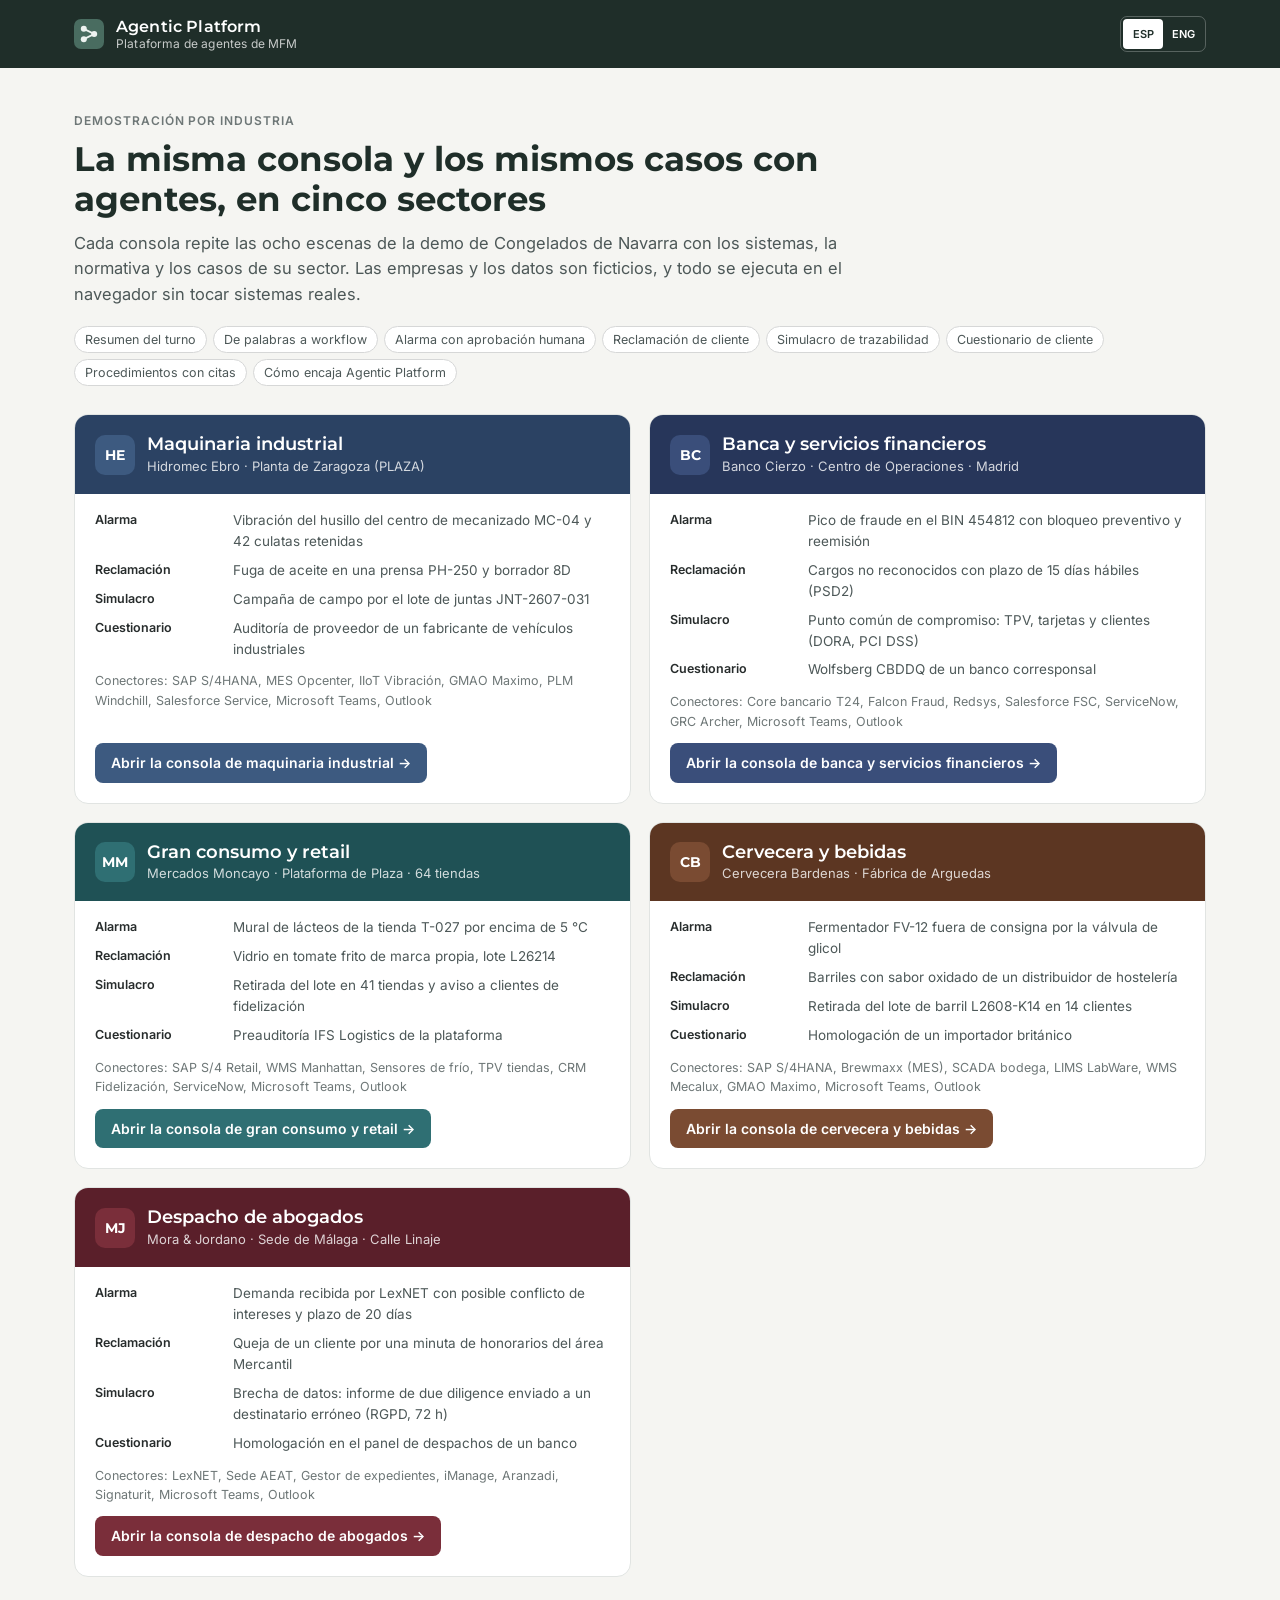
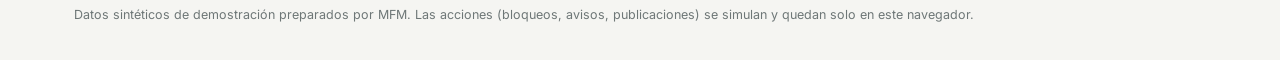
<file: index.html>
<!doctype html>
<html lang="es">
<head>
  <meta charset="utf-8">
  <meta name="viewport" content="width=device-width, initial-scale=1">
  <title>Agentic Platform por industria</title>
  <meta name="description" content="Cinco consolas de Agentic Platform con la misma estructura y los mismos casos con agentes que la demo de Congelados de Navarra: maquinaria industrial, banca, retail, cervecera y despacho de abogados. Datos sintéticos preparados por MFM.">
  <meta name="theme-color" content="#344E45">
  <link rel="icon" type="image/svg+xml" href="data:image/svg+xml,%3Csvg xmlns='http://www.w3.org/2000/svg' viewBox='0 0 26 26'%3E%3Crect width='26' height='26' rx='6' fill='%23344E45'/%3E%3Cpath d='M8.5 8.5 17.5 13 8.5 17.5' fill='none' stroke='%23EEF3F1' stroke-width='1.6'/%3E%3Ccircle cx='8.5' cy='8.5' r='2.6' fill='%23EEF3F1'/%3E%3Ccircle cx='17.5' cy='13' r='2.6' fill='%23EEF3F1'/%3E%3Ccircle cx='8.5' cy='17.5' r='2.6' fill='%23EEF3F1'/%3E%3C/svg%3E">
  <link rel="preconnect" href="https://fonts.googleapis.com">
  <link rel="preconnect" href="https://fonts.gstatic.com" crossorigin>
  <link rel="stylesheet" href="https://fonts.googleapis.com/css2?family=Inter:wght@400;500;600;700&family=Montserrat:wght@500;600;700&display=swap">
  <link rel="stylesheet" href="assets/css/tokens.css">
  <style>
    * { box-sizing: border-box; }
    body { margin: 0; background: var(--bg); color: var(--ink); font: 400 15px/1.55 var(--font-body); }
    a { color: inherit; }
    .wrap { max-width: 1180px; margin: 0 auto; padding: 0 24px; }
    header.top { background: var(--cn-green-900); color: #fff; }
    header.top .wrap { display: flex; align-items: center; gap: 12px; padding-top: 16px; padding-bottom: 16px; }
    .logo { width: 30px; height: 30px; flex: none; }
    .brand { font: 600 16px/1.2 var(--font-head); letter-spacing: .01em; }
    .brand small { display: block; font: 400 12px/1.3 var(--font-body); opacity: .75; }
    .hero { padding: 44px 0 28px; }
    .kicker { font-size: 12px; font-weight: 600; letter-spacing: .08em; text-transform: uppercase; color: var(--muted); }
    h1 { font: 700 34px/1.18 var(--font-head); margin: 8px 0 12px; color: var(--cn-green-900); max-width: 820px; }
    .lead { font-size: 16.5px; color: var(--slate); max-width: 780px; margin: 0; }
    .scenes { display: flex; flex-wrap: wrap; gap: 6px; margin: 18px 0 0; padding: 0; list-style: none; }
    .scenes li { padding: 3px 10px; border: 1px solid var(--line-strong); border-radius: 999px; font-size: 12.5px; color: var(--slate); background: var(--card); }
    .grid { display: grid; grid-template-columns: repeat(2, minmax(0, 1fr)); gap: 18px; padding-bottom: 28px; }
    .ind { display: flex; flex-direction: column; background: var(--card); border: 1px solid var(--line); border-radius: 14px; overflow: hidden; }
    .ind-head { display: flex; align-items: center; gap: 12px; padding: 18px 20px; color: #fff; background: var(--c-dark); }
    .ind-av { width: 40px; height: 40px; border-radius: 10px; display: grid; place-items: center; font: 700 14px/1 var(--font-head); background: var(--c-brand); flex: none; }
    .ind-name { font: 600 18px/1.25 var(--font-head); }
    .ind-co { font-size: 13px; opacity: .8; }
    .ind-body { padding: 16px 20px 20px; display: flex; flex-direction: column; gap: 12px; flex: 1; }
    .cases { margin: 0; padding: 0; list-style: none; display: flex; flex-direction: column; gap: 8px; font-size: 13.5px; color: var(--slate); }
    .cases li { display: grid; grid-template-columns: 128px minmax(0, 1fr); gap: 10px; }
    .cases b { font-weight: 600; color: var(--ink); font-size: 12.5px; }
    .systems { font-size: 12.5px; color: var(--muted); }
    .go { margin-top: auto; align-self: flex-start; display: inline-flex; align-items: center; gap: 8px; padding: 9px 16px; border-radius: 8px; background: var(--c-brand); color: #fff; font-weight: 600; font-size: 14px; text-decoration: none; }
    .go:hover { background: var(--c-dark); }
    .go:focus-visible { outline: 3px solid var(--c-tint); outline-offset: 2px; box-shadow: 0 0 0 5px var(--c-brand); }
    .ref { display: flex; flex-wrap: wrap; align-items: center; justify-content: space-between; gap: 12px; padding: 18px 20px; margin-bottom: 28px; border: 1px dashed var(--line-strong); border-radius: 14px; background: var(--card); font-size: 14px; color: var(--slate); }
    .ref a { font-weight: 600; color: var(--cn-green-dark); }
    .langs { margin-left: auto; display: inline-flex; padding: 2px; border: 1px solid rgba(255,255,255,.25); border-radius: 7px; }
    .langs button { min-width: 40px; min-height: 30px; border: 0; border-radius: 4px; background: transparent; color: #fff; font: 600 11px/1 var(--font-body); cursor: pointer; }
    .langs button[aria-pressed="true"] { background: #fff; color: var(--cn-green-900); }
    .langs button:focus-visible { outline: 2px solid #fff; outline-offset: 2px; }
    footer { padding: 0 0 36px; font-size: 12.5px; color: var(--muted); }
    @media (max-width: 860px) {
      .grid { grid-template-columns: 1fr; }
      h1 { font-size: 26px; }
      .wrap { padding: 0 16px; }
      .cases li { grid-template-columns: 1fr; gap: 0; }
    }
  </style>
  <script src="assets/js/industries/_register.js"></script>
  <script src="assets/js/industries/maquinaria/meta.js"></script>
  <script src="assets/js/industries/banca/meta.js"></script>
  <script src="assets/js/industries/retail/meta.js"></script>
  <script src="assets/js/industries/cerveceria/meta.js"></script>
  <script src="assets/js/industries/abogados/meta.js"></script>
  <script src="assets/js/industries/maquinaria/en/meta.js"></script>
  <script src="assets/js/industries/banca/en/meta.js"></script>
  <script src="assets/js/industries/retail/en/meta.js"></script>
  <script src="assets/js/industries/cerveceria/en/meta.js"></script>
  <script src="assets/js/industries/abogados/en/meta.js"></script>
</head>
<body>
  <header class="top">
    <div class="wrap">
      <svg class="logo" viewBox="0 0 26 26" aria-hidden="true"><rect width="26" height="26" rx="6" fill="#496C60"/><path d="M8.5 8.5 17.5 13 8.5 17.5" fill="none" stroke="#EEF3F1" stroke-width="1.6"/><circle cx="8.5" cy="8.5" r="2.6" fill="#EEF3F1"/><circle cx="17.5" cy="13" r="2.6" fill="#EEF3F1"/><circle cx="8.5" cy="17.5" r="2.6" fill="#EEF3F1"/></svg>
      <div class="brand">Agentic Platform<small data-t="sub">Plataforma de agentes de MFM</small></div>
      <div class="langs" role="group" aria-label="Idioma / Language"><button type="button" data-lang="es" aria-pressed="true">ESP</button><button type="button" data-lang="en" aria-pressed="false">ENG</button></div>
    </div>
  </header>
  <main class="wrap">
    <section class="hero">
      <div class="kicker" data-t="kicker">Demostración por industria</div>
      <h1 data-t="h1">La misma consola y los mismos casos con agentes, en cinco sectores</h1>
      <p class="lead" data-t="lead">Cada consola repite las ocho escenas de la demo de Congelados de Navarra con los sistemas, la normativa y los casos de su sector. Las empresas y los datos son ficticios, y todo se ejecuta en el navegador sin tocar sistemas reales.</p>
      <ul class="scenes" id="scenes" aria-label="Escenas de cada consola">
        <li>Resumen del turno</li><li>De palabras a workflow</li><li>Alarma con aprobación humana</li><li>Reclamación de cliente</li><li>Simulacro de trazabilidad</li><li>Cuestionario de cliente</li><li>Procedimientos con citas</li><li>Cómo encaja Agentic Platform</li>
      </ul>
    </section>
    <section class="grid" id="grid" aria-label="Industrias"></section>
    <footer data-t="foot">Datos sintéticos de demostración preparados por MFM. Las acciones (bloqueos, avisos, publicaciones) se simulan y quedan solo en este navegador.</footer>
  </main>
  <script>
    (function () {
      'use strict';
      var CASES = {
        maquinaria: [
          ['Alarma', 'Vibración del husillo del centro de mecanizado MC-04 y 42 culatas retenidas'],
          ['Reclamación', 'Fuga de aceite en una prensa PH-250 y borrador 8D'],
          ['Simulacro', 'Campaña de campo por el lote de juntas JNT-2607-031'],
          ['Cuestionario', 'Auditoría de proveedor de un fabricante de vehículos industriales']
        ],
        banca: [
          ['Alarma', 'Pico de fraude en el BIN 454812 con bloqueo preventivo y reemisión'],
          ['Reclamación', 'Cargos no reconocidos con plazo de 15 días hábiles (PSD2)'],
          ['Simulacro', 'Punto común de compromiso: TPV, tarjetas y clientes (DORA, PCI DSS)'],
          ['Cuestionario', 'Wolfsberg CBDDQ de un banco corresponsal']
        ],
        retail: [
          ['Alarma', 'Mural de lácteos de la tienda T-027 por encima de 5 °C'],
          ['Reclamación', 'Vidrio en tomate frito de marca propia, lote L26214'],
          ['Simulacro', 'Retirada del lote en 41 tiendas y aviso a clientes de fidelización'],
          ['Cuestionario', 'Preauditoría IFS Logistics de la plataforma']
        ],
        cerveceria: [
          ['Alarma', 'Fermentador FV-12 fuera de consigna por la válvula de glicol'],
          ['Reclamación', 'Barriles con sabor oxidado de un distribuidor de hostelería'],
          ['Simulacro', 'Retirada del lote de barril L2608-K14 en 14 clientes'],
          ['Cuestionario', 'Homologación de un importador británico']
        ],
        abogados: [
          ['Alarma', 'Demanda recibida por LexNET con posible conflicto de intereses y plazo de 20 días'],
          ['Reclamación', 'Queja de un cliente por una minuta de honorarios del área Mercantil'],
          ['Simulacro', 'Brecha de datos: informe de due diligence enviado a un destinatario erróneo (RGPD, 72 h)'],
          ['Cuestionario', 'Homologación en el panel de despachos de un banco']
        ]
      };
      var CASES_EN = {
        maquinaria: [
          ['Alarm', 'Spindle vibration on machining centre MC-04 and 42 cylinder heads on hold'],
          ['Complaint', 'Oil leak on a PH-250 press and an 8D draft'],
          ['Drill', 'Field campaign for seal batch JNT-2607-031'],
          ['Questionnaire', 'Supplier audit from an industrial vehicle manufacturer']
        ],
        banca: [
          ['Alarm', 'Fraud spike on BIN 454812 with preventive blocking and card reissue'],
          ['Complaint', 'Unrecognised card payments with a 15-business-day deadline (PSD2)'],
          ['Drill', 'Common point of compromise: terminal, cards and customers (DORA, PCI DSS)'],
          ['Questionnaire', 'Wolfsberg CBDDQ from a correspondent bank']
        ],
        retail: [
          ['Alarm', 'Dairy cabinet at store T-027 above 5 °C'],
          ['Complaint', 'Glass in own-brand tomato sauce, batch L26214'],
          ['Drill', 'Batch withdrawal from 41 stores and notice to loyalty customers'],
          ['Questionnaire', 'IFS Logistics pre-audit of the distribution centre']
        ],
        cerveceria: [
          ['Alarm', 'Fermentation vessel FV-12 off setpoint due to the glycol valve'],
          ['Complaint', 'Kegs with an oxidised taste from an on-trade distributor'],
          ['Drill', 'Recall of keg batch L2608-K14 from 14 customers'],
          ['Questionnaire', 'Supplier approval for a UK importer']
        ],
        abogados: [
          ['Alarm', 'Claim served via LexNET with a possible conflict of interest and a 20-day deadline'],
          ['Complaint', 'Client complaint about a Corporate fee note'],
          ['Drill', 'Data breach: due diligence report sent to the wrong recipient (GDPR, 72 h)'],
          ['Questionnaire', 'Onboarding to a bank’s panel of law firms']
        ]
      };
      var T = {
        es: { scenes: ['Resumen del turno', 'De palabras a workflow', 'Alarma con aprobación humana', 'Reclamación de cliente', 'Simulacro de trazabilidad', 'Cuestionario de cliente', 'Procedimientos con citas', 'Cómo encaja Agentic Platform'], conn: 'Conectores', open: 'Abrir la consola de ' },
        en: { scenes: ['Shift summary', 'From words to workflow', 'Alarm with human approval', 'Customer complaint', 'Traceability drill', 'Customer questionnaire', 'Procedures with citations', 'How Agentic Platform fits'], conn: 'Connectors', open: 'Open the console for ',
          sub: 'MFM agent platform', kicker: 'Demo by industry', h1: 'The same console and the same agent use cases, in five sectors',
          lead: 'Each console repeats the eight scenes of the Congelados de Navarra demo with the systems, regulations and cases of its sector. Companies and data are fictitious, and everything runs in the browser without touching real systems.',
          ref: 'Reference demo: Congelados de Navarra, frozen food.', refa: 'Open the original demo ↗',
          foot: 'Synthetic demo data prepared by MFM. Actions (holds, notices, publications) are simulated and stay in this browser only.' }
      };
      var LANG = 'es';
      try { var qs = new URLSearchParams(location.search).get('lang'); LANG = qs === 'en' || qs === 'es' ? qs : (localStorage.getItem('agentic-ind-lang') === 'en' ? 'en' : 'es'); localStorage.setItem('agentic-ind-lang', LANG); } catch (e) { /* sin almacenamiento */ }
      var EN = LANG === 'en';
      document.documentElement.lang = LANG;
      if (EN) {
        document.title = 'Agentic Platform by industry';
        document.querySelectorAll('[data-t]').forEach(function (el) { if (T.en[el.getAttribute('data-t')]) el.textContent = T.en[el.getAttribute('data-t')]; });
        CASES = CASES_EN;
      }
      document.getElementById('scenes').innerHTML = T[LANG].scenes.map(function (x) { return '<li>' + x + '</li>'; }).join('');
      document.querySelectorAll('[data-lang]').forEach(function (b) {
        b.setAttribute('aria-pressed', String(b.getAttribute('data-lang') === LANG));
        b.addEventListener('click', function () { try { localStorage.setItem('agentic-ind-lang', b.getAttribute('data-lang')); } catch (e) { /* */ } location.search = '?lang=' + b.getAttribute('data-lang'); });
      });
      var ORDER = ['maquinaria', 'banca', 'retail', 'cerveceria', 'abogados'];
      var P = window.AGENTIC_INDUSTRIES || {};
      var PE = window.AGENTIC_INDUSTRIES_EN || {};
      var esc = function (s) { return String(s).replace(/[&<>"]/g, function (c) { return { '&': '&amp;', '<': '&lt;', '>': '&gt;', '"': '&quot;' }[c]; }); };
      document.getElementById('grid').innerHTML = ORDER.filter(function (k) { return P[k] && P[k].meta; }).map(function (k) {
        var m = EN && PE[k] && PE[k].meta ? PE[k].meta : P[k].meta;
        var t = m.theme;
        return '<article class="ind" style="--c-brand:' + t.brand + ';--c-dark:' + t.dark + ';--c-tint:' + t.tint + '">'
          + '<div class="ind-head"><span class="ind-av">' + esc(m.short) + '</span><div><div class="ind-name">' + esc(m.industry) + '</div><div class="ind-co">' + esc(m.company) + ' · ' + esc(m.site) + '</div></div></div>'
          + '<div class="ind-body"><ul class="cases">' + CASES[k].map(function (c) { return '<li><b>' + esc(c[0]) + '</b><span>' + esc(c[1]) + '</span></li>'; }).join('') + '</ul>'
          + '<div class="systems">' + T[LANG].conn + ': ' + esc(m.connectors.join(', ')) + '</div>'
          + '<a class="go" href="consola.html?ind=' + k + '&lang=' + LANG + '">' + T[LANG].open + esc(EN ? m.industry : m.industry.toLowerCase()) + ' →</a></div></article>';
      }).join('');
    })();
  </script>
</body>
</html>
</file>
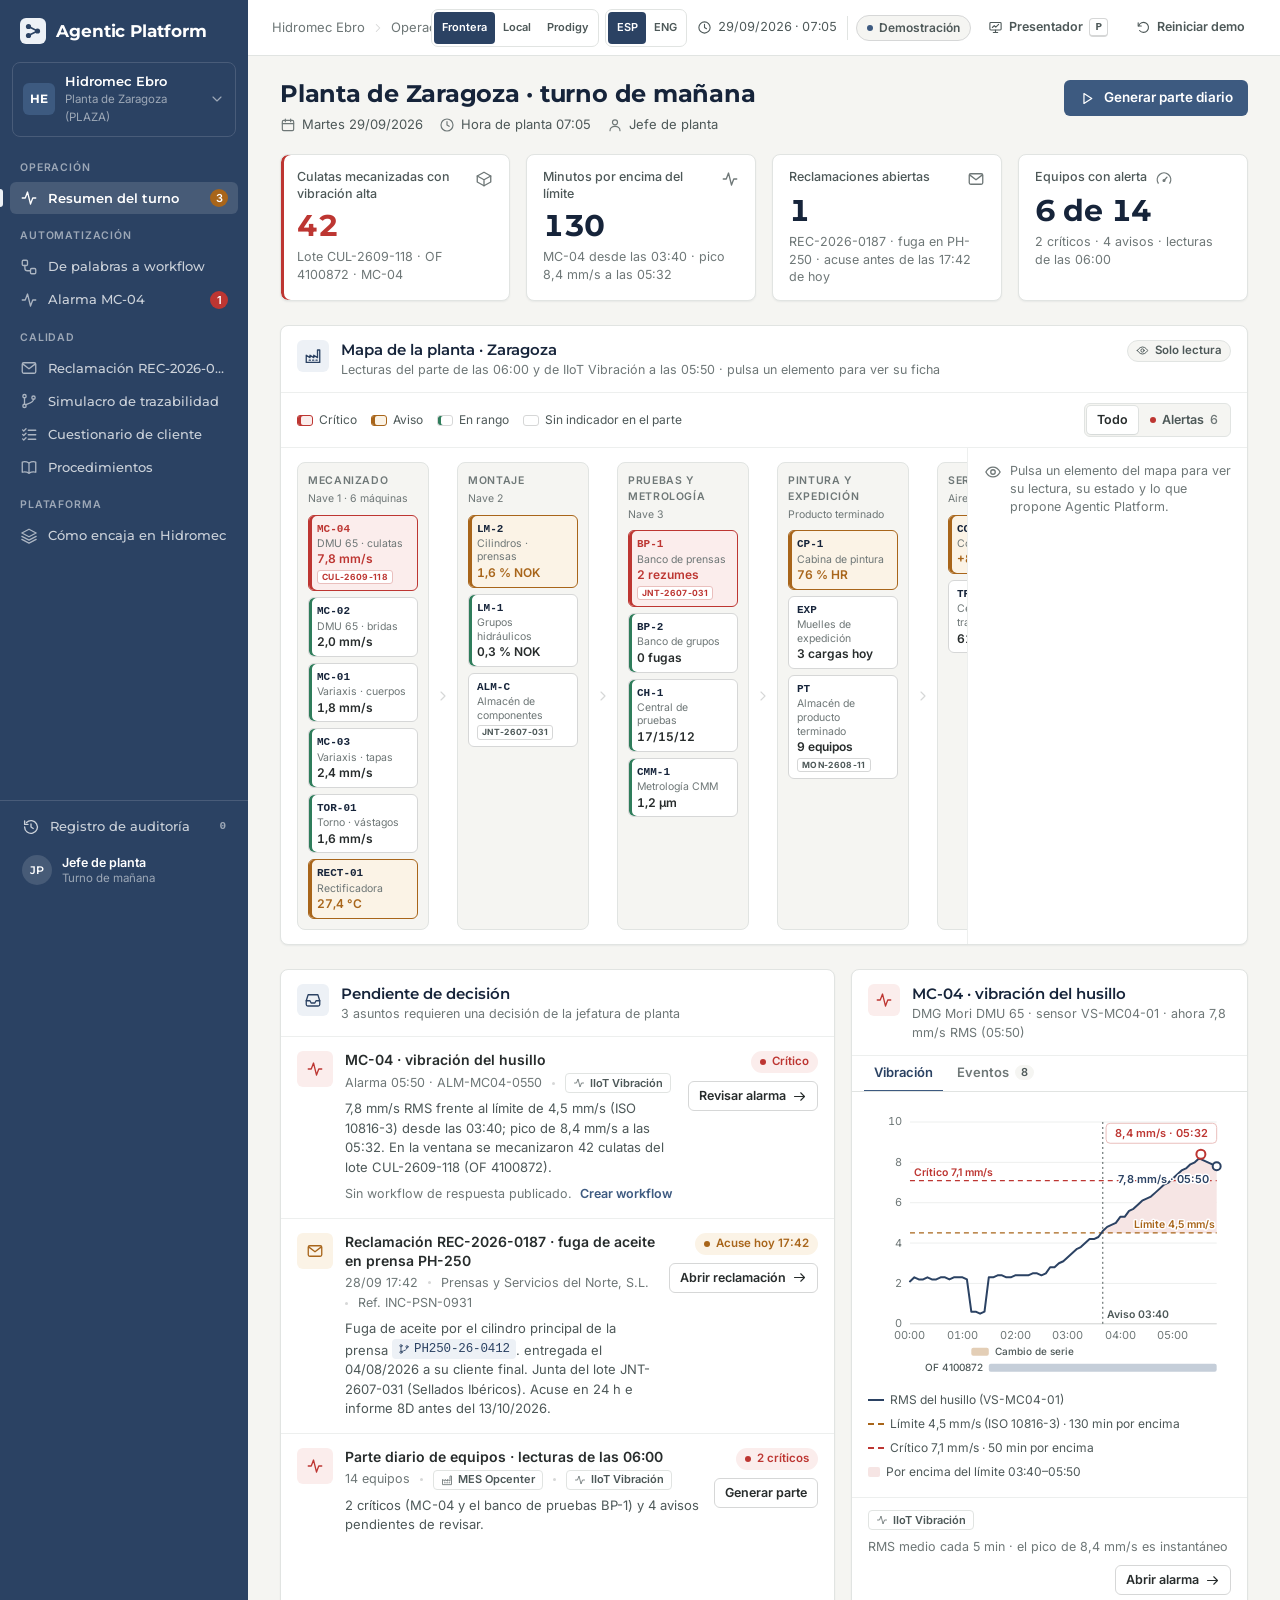
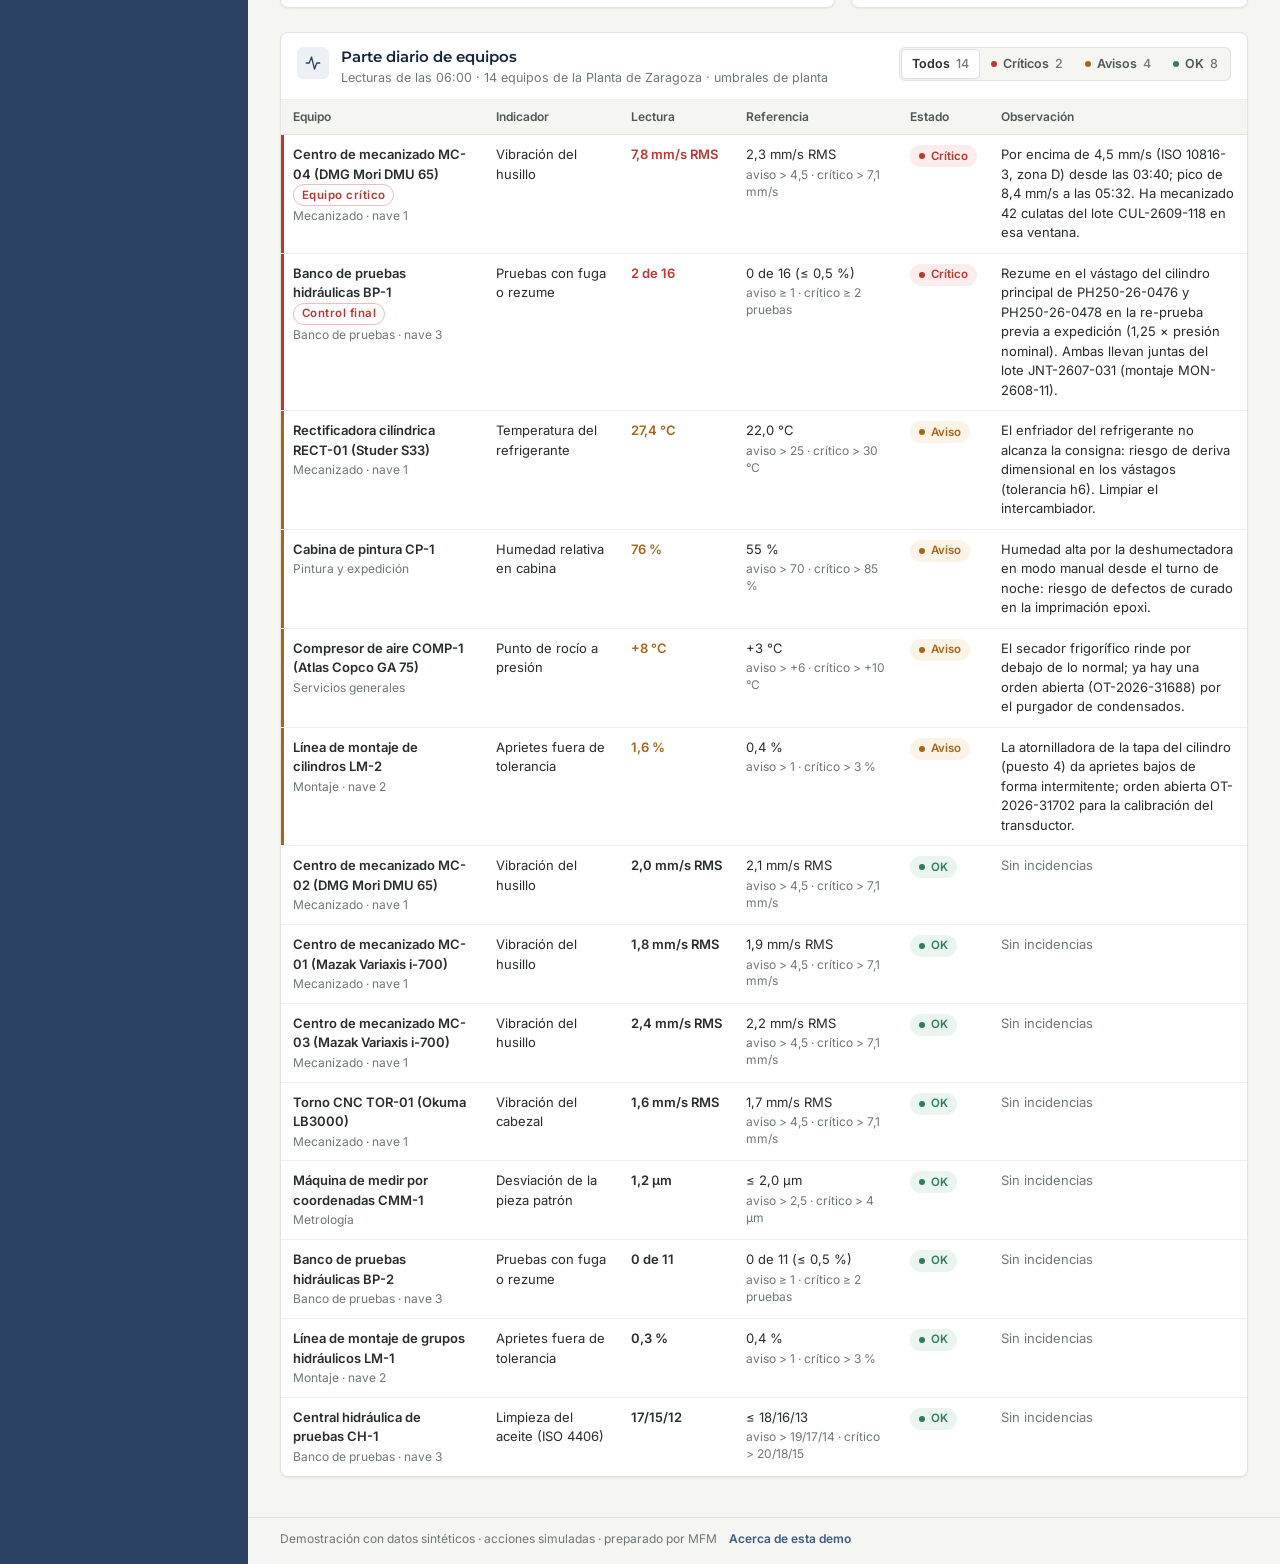
<file: consola.html>
<!doctype html>
<html lang="es">
<head>
  <meta charset="utf-8">
  <meta name="viewport" content="width=device-width, initial-scale=1">
  <meta name="robots" content="noindex, nofollow">
  <meta name="theme-color" content="#344E45">
  <title>Agentic Platform · Consola por industria</title>
  <meta name="description" content="Consola de Agentic Platform configurada por industria: maquinaria industrial, banca, retail, cervecera y despacho de abogados. Demostración con datos sintéticos preparada por MFM.">
  <link rel="icon" type="image/svg+xml" href="data:image/svg+xml,%3Csvg xmlns='http://www.w3.org/2000/svg' viewBox='0 0 26 26'%3E%3Crect width='26' height='26' rx='6' fill='%23344E45'/%3E%3Cpath d='M8.5 8.5 17.5 13 8.5 17.5' fill='none' stroke='%23EEF3F1' stroke-width='1.6'/%3E%3Ccircle cx='8.5' cy='8.5' r='2.6' fill='%23EEF3F1'/%3E%3Ccircle cx='17.5' cy='13' r='2.6' fill='%23EEF3F1'/%3E%3Ccircle cx='8.5' cy='17.5' r='2.6' fill='%23EEF3F1'/%3E%3C/svg%3E">
  <link rel="preconnect" href="https://fonts.googleapis.com">
  <link rel="preconnect" href="https://fonts.gstatic.com" crossorigin>
  <link rel="stylesheet" href="https://fonts.googleapis.com/css2?family=Inter:wght@400;500;600;700&family=Montserrat:wght@500;600;700&display=swap">
  <link rel="stylesheet" href="assets/css/tokens.css">
  <link rel="stylesheet" href="assets/css/app.css">
  <link rel="stylesheet" href="assets/css/scene-cuestionario.css">
  <link rel="stylesheet" href="assets/css/opsmap.css">
  <link rel="stylesheet" href="assets/css/scene-alarma.css">
  <link rel="stylesheet" href="assets/css/scene-plataforma.css">
  <link rel="stylesheet" href="assets/css/scene-procedimientos.css">
  <link rel="stylesheet" href="assets/css/scene-retirada.css">
  <link rel="stylesheet" href="assets/css/scene-workflow.css">
  <link rel="stylesheet" href="assets/css/scene-reclamacion.css">
  <link rel="stylesheet" href="assets/css/industrias.css">
  <script src="assets/js/industries/_register.js"></script>
  <script src="assets/js/industries/maquinaria/meta.js"></script>
  <script src="assets/js/industries/maquinaria/turno.js"></script>
  <script src="assets/js/industries/maquinaria/trace.js"></script>
  <script src="assets/js/industries/maquinaria/workflow.js"></script>
  <script src="assets/js/industries/maquinaria/alarma.js"></script>
  <script src="assets/js/industries/maquinaria/reclamacion.js"></script>
  <script src="assets/js/industries/maquinaria/retirada.js"></script>
  <script src="assets/js/industries/maquinaria/cuestionario.js"></script>
  <script src="assets/js/industries/maquinaria/procedimientos.js"></script>
  <script src="assets/js/industries/maquinaria/plataforma.js"></script>
  <script src="assets/js/industries/banca/meta.js"></script>
  <script src="assets/js/industries/banca/turno.js"></script>
  <script src="assets/js/industries/banca/trace.js"></script>
  <script src="assets/js/industries/banca/workflow.js"></script>
  <script src="assets/js/industries/banca/alarma.js"></script>
  <script src="assets/js/industries/banca/reclamacion.js"></script>
  <script src="assets/js/industries/banca/retirada.js"></script>
  <script src="assets/js/industries/banca/cuestionario.js"></script>
  <script src="assets/js/industries/banca/procedimientos.js"></script>
  <script src="assets/js/industries/banca/plataforma.js"></script>
  <script src="assets/js/industries/retail/meta.js"></script>
  <script src="assets/js/industries/retail/turno.js"></script>
  <script src="assets/js/industries/retail/trace.js"></script>
  <script src="assets/js/industries/retail/workflow.js"></script>
  <script src="assets/js/industries/retail/alarma.js"></script>
  <script src="assets/js/industries/retail/reclamacion.js"></script>
  <script src="assets/js/industries/retail/retirada.js"></script>
  <script src="assets/js/industries/retail/cuestionario.js"></script>
  <script src="assets/js/industries/retail/procedimientos.js"></script>
  <script src="assets/js/industries/retail/plataforma.js"></script>
  <script src="assets/js/industries/cerveceria/meta.js"></script>
  <script src="assets/js/industries/cerveceria/turno.js"></script>
  <script src="assets/js/industries/cerveceria/trace.js"></script>
  <script src="assets/js/industries/cerveceria/workflow.js"></script>
  <script src="assets/js/industries/cerveceria/alarma.js"></script>
  <script src="assets/js/industries/cerveceria/reclamacion.js"></script>
  <script src="assets/js/industries/cerveceria/retirada.js"></script>
  <script src="assets/js/industries/cerveceria/cuestionario.js"></script>
  <script src="assets/js/industries/cerveceria/procedimientos.js"></script>
  <script src="assets/js/industries/cerveceria/plataforma.js"></script>
  <script src="assets/js/industries/abogados/meta.js"></script>
  <script src="assets/js/industries/abogados/turno.js"></script>
  <script src="assets/js/industries/abogados/trace.js"></script>
  <script src="assets/js/industries/abogados/workflow.js"></script>
  <script src="assets/js/industries/abogados/alarma.js"></script>
  <script src="assets/js/industries/abogados/reclamacion.js"></script>
  <script src="assets/js/industries/abogados/retirada.js"></script>
  <script src="assets/js/industries/abogados/cuestionario.js"></script>
  <script src="assets/js/industries/abogados/procedimientos.js"></script>
  <script src="assets/js/industries/abogados/plataforma.js"></script>
  <script src="assets/js/industries/maquinaria/en/meta.js"></script>
  <script src="assets/js/industries/maquinaria/en/turno.js"></script>
  <script src="assets/js/industries/maquinaria/en/trace.js"></script>
  <script src="assets/js/industries/maquinaria/en/workflow.js"></script>
  <script src="assets/js/industries/maquinaria/en/alarma.js"></script>
  <script src="assets/js/industries/maquinaria/en/reclamacion.js"></script>
  <script src="assets/js/industries/maquinaria/en/retirada.js"></script>
  <script src="assets/js/industries/maquinaria/en/cuestionario.js"></script>
  <script src="assets/js/industries/maquinaria/en/procedimientos.js"></script>
  <script src="assets/js/industries/maquinaria/en/plataforma.js"></script>
  <script src="assets/js/industries/banca/en/meta.js"></script>
  <script src="assets/js/industries/banca/en/turno.js"></script>
  <script src="assets/js/industries/banca/en/trace.js"></script>
  <script src="assets/js/industries/banca/en/workflow.js"></script>
  <script src="assets/js/industries/banca/en/alarma.js"></script>
  <script src="assets/js/industries/banca/en/reclamacion.js"></script>
  <script src="assets/js/industries/banca/en/retirada.js"></script>
  <script src="assets/js/industries/banca/en/cuestionario.js"></script>
  <script src="assets/js/industries/banca/en/procedimientos.js"></script>
  <script src="assets/js/industries/banca/en/plataforma.js"></script>
  <script src="assets/js/industries/retail/en/meta.js"></script>
  <script src="assets/js/industries/retail/en/turno.js"></script>
  <script src="assets/js/industries/retail/en/trace.js"></script>
  <script src="assets/js/industries/retail/en/workflow.js"></script>
  <script src="assets/js/industries/retail/en/alarma.js"></script>
  <script src="assets/js/industries/retail/en/reclamacion.js"></script>
  <script src="assets/js/industries/retail/en/retirada.js"></script>
  <script src="assets/js/industries/retail/en/cuestionario.js"></script>
  <script src="assets/js/industries/retail/en/procedimientos.js"></script>
  <script src="assets/js/industries/retail/en/plataforma.js"></script>
  <script src="assets/js/industries/cerveceria/en/meta.js"></script>
  <script src="assets/js/industries/cerveceria/en/turno.js"></script>
  <script src="assets/js/industries/cerveceria/en/trace.js"></script>
  <script src="assets/js/industries/cerveceria/en/workflow.js"></script>
  <script src="assets/js/industries/cerveceria/en/alarma.js"></script>
  <script src="assets/js/industries/cerveceria/en/reclamacion.js"></script>
  <script src="assets/js/industries/cerveceria/en/retirada.js"></script>
  <script src="assets/js/industries/cerveceria/en/cuestionario.js"></script>
  <script src="assets/js/industries/cerveceria/en/procedimientos.js"></script>
  <script src="assets/js/industries/cerveceria/en/plataforma.js"></script>
  <script src="assets/js/industries/abogados/en/meta.js"></script>
  <script src="assets/js/industries/abogados/en/turno.js"></script>
  <script src="assets/js/industries/abogados/en/trace.js"></script>
  <script src="assets/js/industries/abogados/en/workflow.js"></script>
  <script src="assets/js/industries/abogados/en/alarma.js"></script>
  <script src="assets/js/industries/abogados/en/reclamacion.js"></script>
  <script src="assets/js/industries/abogados/en/retirada.js"></script>
  <script src="assets/js/industries/abogados/en/cuestionario.js"></script>
  <script src="assets/js/industries/abogados/en/procedimientos.js"></script>
  <script src="assets/js/industries/abogados/en/plataforma.js"></script>
  <script src="assets/i18n/en.js"></script>
  <script src="assets/js/i18n.js"></script>
  <script src="assets/js/boot.js"></script>
</head>
<body>
  <a class="skip-link" href="#view">Saltar al contenido</a>

  <div class="app">
    <aside class="sidebar" id="sidebar" aria-label="Navegación principal">
      <div class="sidebar-inner">
        <a class="brand" href="#turno" aria-label="Agentic Platform · inicio">
          <svg class="brand-mark" viewBox="0 0 26 26" aria-hidden="true" focusable="false">
            <rect class="bm-bg" width="26" height="26" rx="6"/>
            <path class="bm-line" d="M8.5 8.5 17.5 13 8.5 17.5"/>
            <circle class="bm-dot" cx="8.5" cy="8.5" r="2.6"/>
            <circle class="bm-dot" cx="17.5" cy="13" r="2.6"/>
            <circle class="bm-dot" cx="8.5" cy="17.5" r="2.6"/>
          </svg>
          <span class="brand-name">Agentic Platform</span>
        </a>

        <details class="ws ws-switch" id="ws-switch">
          <summary title="Cambiar de industria">
            <span class="ws-avatar" aria-hidden="true" id="ws-avatar"></span>
            <div class="ws-text">
              <div class="ws-name" id="ws-name"></div>
              <div class="ws-sub" id="ws-sub"></div>
            </div>
            <span data-icon="chevron-down" data-size="16"></span>
          </summary>
          <div class="ws-menu" id="ws-menu" role="list"></div>
        </details>

        <nav class="nav" id="nav" aria-label="Secciones"></nav>

        <div class="sidebar-foot">
          <button type="button" class="side-link" id="audit-link"><span data-icon="history" data-size="18"></span><span>Registro de auditoría</span><span class="side-count" id="audit-count">0</span></button>
          <div class="me">
            <span class="me-avatar" aria-hidden="true" id="me-avatar"></span>
            <div>
              <div class="me-name" id="me-name"></div>
              <div class="me-sub" id="me-sub"></div>
            </div>
          </div>
        </div>
      </div>
    </aside>
    <div class="scrim" id="scrim"></div>

    <div class="workspace">
      <header class="topbar">
        <button type="button" class="icon-btn menu-btn" id="menu-btn" aria-label="Abrir la navegación" aria-controls="sidebar" aria-expanded="false"><span data-icon="menu"></span></button>
        <nav class="crumbs" aria-label="Ruta">
          <span class="crumb crumb-root" id="crumb-root"></span><span data-icon="chevron-right" data-size="14"></span>
          <span class="crumb" id="crumb-section">Operación</span><span data-icon="chevron-right" data-size="14"></span>
          <span class="crumb cur" id="crumb-title" aria-current="page">Resumen del turno</span>
        </nav>
        <div class="topbar-right">
          <div class="language-switch model-switch" role="group" aria-label="Modelo de la demo">
            <button type="button" data-model="frontier" aria-pressed="true" title="Respuestas simuladas, sin modelo de lenguaje">Frontera</button>
            <button type="button" data-model="local" aria-pressed="false" title="Modelo servido por LiteLLM">Local</button>
            <button type="button" data-model="prodigy" aria-pressed="false" title="Los agentes llaman al orquestador de Prodigy">Prodigy</button>
          </div>
          <button type="button" class="model-name" id="model-name" hidden title="Cambiar la conexión del modelo local"></button>
          <div class="language-switch" role="group" aria-label="Idioma / Language">
            <button type="button" data-language="es" lang="es" aria-label="Mostrar en español" aria-pressed="true">ESP</button>
            <button type="button" data-language="en" lang="en" aria-label="Show in English" aria-pressed="false">ENG</button>
          </div>
          <span class="clock" id="clock" title="Hora local"><span data-icon="clock" data-size="15"></span><span id="clock-text">29/09/2026 · 07:05</span></span>
          <button type="button" class="env-chip" id="env-chip" title="Datos sintéticos · acciones simuladas"><span class="dot"></span><span class="env-text">Demostración</span><span class="env-short">Demo</span></button>
          <button type="button" class="btn btn-ghost btn-sm" id="presenter-btn" aria-pressed="false" title="Modo presentador (P)"><span data-icon="presentation" data-size="16"></span><span class="lbl">Presentador</span><kbd>P</kbd></button>
          <button type="button" class="btn btn-ghost btn-sm" id="reset-btn" title="Reiniciar demo"><span data-icon="rotate-ccw" data-size="16"></span><span class="lbl">Reiniciar demo</span></button>
        </div>
      </header>

      <main class="main" id="view" tabindex="-1"></main>

      <footer class="footer">
        <div class="footer-inner">
          <span>Demostración con datos sintéticos · acciones simuladas · preparado por MFM</span>
          <button type="button" class="link-btn" id="about-btn">Acerca de esta demo</button>
        </div>
      </footer>
    </div>
  </div>

  <aside class="presenter" id="presenter" aria-label="Modo presentador" aria-hidden="true">
    <div class="presenter-head">
      <div>
        <div class="presenter-kicker"><span data-icon="presentation" data-size="14"></span>Modo presentador</div>
        <div class="presenter-scene" id="presenter-scene"></div>
      </div>
      <button type="button" class="icon-btn" id="presenter-close" aria-label="Cerrar el modo presentador"><span data-icon="x"></span></button>
    </div>
    <div class="presenter-body">
      <h3 class="presenter-h">Qué decir</h3>
      <ul class="presenter-say" id="presenter-say"></ul>
      <h3 class="presenter-h">Siguiente clic</h3>
      <div class="presenter-next"><span data-icon="arrow-right" data-size="18"></span><span id="presenter-next"></span></div>
    </div>
    <div class="presenter-foot">
      <div class="presenter-nav">
        <button type="button" class="btn btn-secondary btn-sm" id="presenter-prev"></button>
        <button type="button" class="btn btn-secondary btn-sm" id="presenter-fwd"></button>
      </div>
      <div class="presenter-meta">
        <span data-icon="clock" data-size="14"></span><span>Tiempo</span><span class="timer" id="presenter-timer">00:00</span>
        <button type="button" class="link-btn" id="presenter-timer-reset">Poner a cero</button>
      </div>
      <div class="presenter-meta">
        <span data-icon="fast-forward" data-size="14"></span><span>Animaciones</span>
        <div class="seg" role="group" aria-label="Ritmo de las animaciones">
          <button type="button" class="seg-btn" data-speed="1" aria-pressed="true">Normal</button>
          <button type="button" class="seg-btn" data-speed="3" aria-pressed="false">Rápidas</button>
        </div>
      </div>
      <div class="presenter-keys">
        <span><kbd>P</kbd> mostrar u ocultar</span>
        <span><kbd><span data-icon="chevron-left" data-size="11"></span></kbd> <kbd><span data-icon="chevron-right" data-size="11"></span></kbd> cambiar de escena</span>
        <a href="index.html">Cambiar de industria</a>
      </div>
    </div>
  </aside>

  <dialog class="modal" id="modal" aria-labelledby="modal-title"></dialog>
  <div class="toasts" id="toasts" aria-live="polite"></div>

  <noscript><p style="padding:24px">Esta demostración necesita JavaScript activado.</p></noscript>

  <script src="assets/js/core.js"></script>
  <script src="assets/js/llm.js"></script>
  <script src="assets/js/opsmap.js"></script>
  <script src="assets/js/scenes/turno.js"></script>
  <script src="assets/js/scenes/workflow.js"></script>
  <script src="assets/js/scenes/alarma.js"></script>
  <script src="assets/js/scenes/reclamacion.js"></script>
  <script src="assets/js/scenes/retirada.js"></script>
  <script src="assets/js/scenes/cuestionario.js"></script>
  <script src="assets/js/scenes/procedimientos.js"></script>
  <script src="assets/js/scenes/plataforma.js"></script>
</body>
</html>
</file>
<file: assets/css/tokens.css>
/*
 * Agentic Platform · Congelados de Navarra — tokens de diseño.
 * Colores de la identidad de Congelados de Navarra (SPEC §2). No se usan
 * colores sueltos fuera de este fichero: los derivados son mezclas de estos.
 */
:root {
  /* Marca */
  --cn-green: #496C60;
  --cn-green-dark: #344E45;
  --cn-green-900: #1F2E29;
  --cn-green-50: #EEF3F1;
  --cn-red: #BD3632;
  --cn-red-50: #FBEDEC;

  /* Estado */
  --amber: #A8651A;
  --amber-50: #FBF3E6;
  --ok: #2F7D5B;
  --ok-50: #EAF5EF;

  /* Neutros */
  --ink: #272C2C;
  --slate: #4D5858;
  --muted: #6E7777;
  --line: #E1E4E2;
  --bg: #F5F5F2;
  --card: #FFFFFF;

  /* Derivados (solo mezclas de los tokens anteriores) */
  --cn-green-100: color-mix(in srgb, var(--cn-green) 13%, var(--card));
  --cn-green-200: color-mix(in srgb, var(--cn-green) 30%, var(--card));
  --red-100: color-mix(in srgb, var(--cn-red) 13%, var(--card));
  --red-200: color-mix(in srgb, var(--cn-red) 32%, var(--card));
  --amber-200: color-mix(in srgb, var(--amber) 32%, var(--card));
  --ok-200: color-mix(in srgb, var(--ok) 32%, var(--card));
  --line-strong: color-mix(in srgb, var(--ink) 19%, var(--card));
  --line-soft: color-mix(in srgb, var(--line) 60%, var(--card));
  --bg-sunken: color-mix(in srgb, var(--bg) 62%, var(--line));
  --hover: color-mix(in srgb, var(--cn-green) 5%, var(--card));
  --scrim: color-mix(in srgb, var(--cn-green-900) 46%, transparent);

  /* Sobre el verde oscuro de la barra lateral */
  --on-dark: var(--card);
  --on-dark-2: color-mix(in srgb, var(--card) 76%, var(--cn-green-dark));
  --on-dark-3: color-mix(in srgb, var(--card) 54%, var(--cn-green-dark));
  --dark-hover: color-mix(in srgb, var(--card) 7%, var(--cn-green-dark));
  --dark-active: color-mix(in srgb, var(--card) 13%, var(--cn-green-dark));
  --dark-line: color-mix(in srgb, var(--card) 14%, var(--cn-green-dark));

  /* Tipografía */
  --font-head: 'Montserrat', system-ui, -apple-system, 'Segoe UI', Roboto, sans-serif;
  --font-body: 'Inter', system-ui, -apple-system, 'Segoe UI', Roboto, sans-serif;
  --font-mono: ui-monospace, 'SF Mono', SFMono-Regular, Menlo, Consolas, 'Liberation Mono', monospace;
  --fs-xs: 11.5px;
  --fs-sm: 12.5px;
  --fs-base: 14px;
  --fs-md: 15px;
  --fs-lg: 17px;
  --fs-xl: 20px;
  --fs-2xl: 24px;
  --fs-3xl: 30px;

  /* Espaciado (múltiplos de 4) */
  --s-1: 4px;
  --s-2: 8px;
  --s-3: 12px;
  --s-4: 16px;
  --s-5: 20px;
  --s-6: 24px;
  --s-8: 32px;
  --s-10: 40px;
  --s-12: 48px;

  /* Radios, sombras, foco */
  --r-sm: 4px;
  --r: 6px;
  --r-lg: 8px;
  --r-xl: 10px;
  --r-pill: 999px;
  --shadow-1: 0 1px 2px color-mix(in srgb, var(--cn-green-900) 6%, transparent);
  --shadow-2: 0 2px 6px color-mix(in srgb, var(--cn-green-900) 8%, transparent),
              0 14px 36px color-mix(in srgb, var(--cn-green-900) 14%, transparent);
  --focus-ring: 0 0 0 3px color-mix(in srgb, var(--cn-green) 32%, transparent);

  /* Estructura */
  --sidebar-w: 248px;
  --topbar-h: 56px;
  --content-max: 1440px;
  --presenter-w: 344px;
  --ease: cubic-bezier(.2, .7, .2, 1);
}
</file>
<file: assets/css/app.css>
/*
 * Agentic Platform · Congelados de Navarra — estilos de la consola.
 * Solo usa los tokens de tokens.css. Catálogo de clases en assets/js/README-core.md.
 */

/* ---------------------------------------------------------------- Base */
*, *::before, *::after { box-sizing: border-box; }
html { -webkit-text-size-adjust: 100%; text-size-adjust: 100%; scroll-padding-top: calc(var(--topbar-h) + 12px); }
body {
  margin: 0;
  background: var(--bg);
  color: var(--ink);
  font-family: var(--font-body);
  font-size: var(--fs-base);
  line-height: 1.5;
  -webkit-font-smoothing: antialiased;
  -moz-osx-font-smoothing: grayscale;
  text-rendering: optimizeLegibility;
}
h1, h2, h3, h4 { font-family: var(--font-head); color: var(--cn-green-900); margin: 0; line-height: 1.25; }
p { margin: 0; }
a { color: var(--cn-green); text-decoration: none; }
a:hover { text-decoration: underline; }
button, input, select, textarea { font: inherit; color: inherit; }
button { cursor: pointer; }
svg { flex: none; }
img, svg { vertical-align: middle; }
:focus-visible { outline: 2px solid var(--cn-green); outline-offset: 2px; }
::selection { background: var(--cn-green-100); }
.icon { display: inline-block; flex: none; vertical-align: -0.2em; }

.sr-only { position: absolute !important; width: 1px; height: 1px; padding: 0; margin: -1px; overflow: hidden; clip: rect(0 0 0 0); white-space: nowrap; border: 0; }
.skip-link { position: absolute; left: 12px; top: -48px; z-index: 200; background: var(--cn-green-dark); color: var(--on-dark); padding: 8px 12px; border-radius: var(--r); }
.skip-link:focus { top: 12px; }
[hidden] { display: none !important; }

/* ---------------------------------------------------------------- Estructura */
.app { display: grid; grid-template-columns: var(--sidebar-w) minmax(0, 1fr); min-height: 100vh; }
.workspace { display: flex; flex-direction: column; min-width: 0; min-height: 100vh; transition: margin-right .22s var(--ease); }
.main { flex: 1; width: 100%; max-width: var(--content-max); margin: 0 auto; padding: 24px 32px 40px; outline: none; }
.scene { animation: scene-in .18s var(--ease); }
@keyframes scene-in { from { opacity: 0; } to { opacity: 1; } }

/* Barra lateral: el fondo ocupa toda la altura; el contenido se queda fijo al desplazar */
.sidebar { position: relative; z-index: 30; background: var(--cn-green-dark); color: var(--on-dark-2); }
.sidebar-inner { position: sticky; top: 0; height: 100vh; display: flex; flex-direction: column; overflow-y: auto; scrollbar-width: thin; }
.brand { display: flex; align-items: center; gap: 10px; padding: 18px 20px 12px; color: var(--on-dark); text-decoration: none; }
.brand:hover { text-decoration: none; }
.brand-mark { width: 26px; height: 26px; }
.brand-mark .bm-bg { fill: var(--cn-green-50); }
.brand-mark .bm-line { fill: none; stroke: var(--cn-green-dark); stroke-width: 1.6; stroke-linejoin: round; }
.brand-mark .bm-dot { fill: var(--cn-green-dark); }
.brand-name { font: 700 17px/1 var(--font-head); letter-spacing: -.005em; }
.brand-tag { margin-left: auto; font: 600 10px/1 var(--font-body); letter-spacing: .06em; text-transform: uppercase; color: var(--on-dark-3); border: 1px solid var(--dark-line); border-radius: var(--r-sm); padding: 3px 5px; }

.ws { display: flex; align-items: center; gap: 10px; margin: 6px 12px 8px; padding: 10px; border: 1px solid var(--dark-line); border-radius: var(--r-lg); }
.ws-avatar { width: 32px; height: 32px; flex: none; border-radius: var(--r); background: var(--cn-green); color: var(--on-dark); display: grid; place-items: center; font: 700 12px/1 var(--font-head); letter-spacing: .03em; }
.ws-name { color: var(--on-dark); font: 600 13px/1.25 var(--font-head); }
.ws-sub { font-size: 11.5px; color: var(--on-dark-3); margin-top: 2px; }

.nav { padding: 2px 10px 12px; flex: 1; }
.nav-label { font: 600 10.5px/1 var(--font-body); letter-spacing: .08em; text-transform: uppercase; color: var(--on-dark-3); padding: 16px 10px 8px; }
.nav-item {
  position: relative; display: flex; align-items: center; gap: 10px;
  padding: 7px 10px; margin: 1px 0; border-radius: var(--r);
  color: var(--on-dark-2); font: 500 13px/1.3 var(--font-head); text-decoration: none;
}
.nav-item .icon { opacity: .8; }
.nav-item:hover { background: var(--dark-hover); color: var(--on-dark); text-decoration: none; }
.nav-item[aria-current="page"] { background: var(--dark-active); color: var(--on-dark); font-weight: 600; }
.nav-item[aria-current="page"] .icon { opacity: 1; }
.nav-item[aria-current="page"]::before { content: ''; position: absolute; left: -10px; top: 7px; bottom: 7px; width: 3px; border-radius: 0 3px 3px 0; background: var(--cn-green-50); }
.nav-text { min-width: 0; overflow: hidden; text-overflow: ellipsis; white-space: nowrap; }
.nav-badge { margin-left: auto; min-width: 18px; height: 18px; padding: 0 5px; border-radius: 9px; font: 600 11px/18px var(--font-body); text-align: center; background: var(--dark-active); color: var(--on-dark); }
.nav-badge.tone-crit { background: var(--cn-red); }
.nav-badge.tone-warn { background: var(--amber); }
.nav-badge.tone-ok { background: var(--ok); }

.sidebar-foot { padding: 10px 12px 14px; border-top: 1px solid var(--dark-line); display: flex; flex-direction: column; gap: 6px; }
.side-link { display: flex; align-items: center; gap: 10px; width: 100%; padding: 7px 10px; border: 0; border-radius: var(--r); background: transparent; color: var(--on-dark-2); font: 500 13px/1.3 var(--font-head); text-align: left; }
.side-link:hover { background: var(--dark-hover); color: var(--on-dark); }
.side-count { margin-left: auto; font: 600 11px/1 var(--font-mono); color: var(--on-dark-3); }
.me { display: flex; align-items: center; gap: 10px; padding: 6px 10px 0; }
.me-avatar { width: 30px; height: 30px; flex: none; border-radius: 50%; background: var(--dark-active); color: var(--on-dark); display: grid; place-items: center; font: 600 11px/1 var(--font-head); }
.me-name { color: var(--on-dark); font-size: 12.5px; font-weight: 600; line-height: 1.3; }
.me-sub { font-size: 11.5px; color: var(--on-dark-3); line-height: 1.3; }
.scrim { display: none; }

/* Barra superior */
.topbar {
  position: sticky; top: 0; z-index: 20; height: var(--topbar-h);
  display: flex; align-items: center; gap: 12px; padding: 0 24px;
  background: var(--card); border-bottom: 1px solid var(--line);
}
.icon-btn.menu-btn { display: none; }
.crumbs { display: flex; align-items: center; gap: 6px; min-width: 0; font-size: 13px; color: var(--muted); }
.crumbs .icon { color: var(--line-strong); }
.crumb { white-space: nowrap; }
.crumb.cur { color: var(--ink); font-weight: 600; overflow: hidden; text-overflow: ellipsis; }
.topbar-right { margin-left: auto; display: flex; align-items: center; gap: 6px; flex: none; }
.clock { display: inline-flex; align-items: center; gap: 6px; padding: 0 10px 0 4px; margin-right: 2px; color: var(--slate); font-size: 12.5px; font-variant-numeric: tabular-nums; border-right: 1px solid var(--line); height: 24px; }
.env-chip { display: inline-flex; align-items: center; gap: 6px; height: 26px; padding: 0 10px; border-radius: var(--r-pill); border: 1px solid var(--line-strong); background: var(--bg); color: var(--slate); font: 600 12px/1 var(--font-body); }
.env-chip:hover { border-color: var(--muted); color: var(--ink); }
.env-chip .dot { width: 6px; height: 6px; border-radius: 50%; background: var(--cn-green); }
.env-chip .env-short { display: none; }

/* Pie */
.footer { display: flex; flex-wrap: wrap; align-items: center; gap: 4px 12px; padding: 12px 32px 16px; border-top: 1px solid var(--line); color: var(--muted); font-size: 12px; }
.footer-inner { width: 100%; max-width: var(--content-max); margin: 0 auto; display: flex; flex-wrap: wrap; align-items: center; gap: 4px 12px; }
.link-btn { border: 0; background: none; padding: 0; color: var(--cn-green); font: inherit; font-weight: 600; cursor: pointer; }
.link-btn:hover { text-decoration: underline; }

/* ---------------------------------------------------------------- Tipografía y utilidades */
.h2 { font: 600 17px/1.3 var(--font-head); color: var(--cn-green-900); }
.h3 { font: 600 15px/1.3 var(--font-head); color: var(--cn-green-900); }
.muted { color: var(--muted); }
.slate { color: var(--slate); }
.small { font-size: var(--fs-sm); }
.xs { font-size: var(--fs-xs); }
.strong { font-weight: 600; color: var(--ink); }
.mono { font-family: var(--font-mono); font-size: .92em; letter-spacing: -.01em; }
.num { font-variant-numeric: tabular-nums; }
.nowrap { white-space: nowrap; }
.truncate { overflow: hidden; text-overflow: ellipsis; white-space: nowrap; min-width: 0; }
.t-crit { color: var(--cn-red); }
.t-warn { color: var(--amber); }
.t-ok { color: var(--ok); }
.t-brand { color: var(--cn-green); }
.center { text-align: center; }
.right { text-align: right; }
.mt-1 { margin-top: 4px; } .mt-2 { margin-top: 8px; } .mt-3 { margin-top: 12px; } .mt-4 { margin-top: 16px; } .mt-6 { margin-top: 24px; } .mt-8 { margin-top: 32px; }
.mb-2 { margin-bottom: 8px; } .mb-4 { margin-bottom: 16px; }
.divider { height: 1px; background: var(--line); border: 0; margin: 16px 0; }
.prose p + p { margin-top: 8px; }
.prose ul { margin: 6px 0 0; padding-left: 18px; }
.prose li + li { margin-top: 4px; }

/* Rejillas y pilas */
.grid { display: grid; gap: 16px; }
.cols-2 { grid-template-columns: repeat(2, minmax(0, 1fr)); }
.cols-3 { grid-template-columns: repeat(3, minmax(0, 1fr)); }
.cols-4 { grid-template-columns: repeat(4, minmax(0, 1fr)); }
.cols-7-5 { grid-template-columns: minmax(0, 7fr) minmax(0, 5fr); }
.cols-5-7 { grid-template-columns: minmax(0, 5fr) minmax(0, 7fr); }
.cols-8-4 { grid-template-columns: minmax(0, 8fr) minmax(0, 4fr); }
.cols-4-8 { grid-template-columns: minmax(0, 4fr) minmax(0, 8fr); }
.gap-sm { gap: 8px; } .gap-lg { gap: 24px; }
.stack { display: flex; flex-direction: column; gap: 16px; min-width: 0; }
.stack-sm { gap: 8px; } .stack-lg { gap: 24px; }
.row { display: flex; align-items: center; gap: 8px; flex-wrap: wrap; min-width: 0; }
.row-nowrap { flex-wrap: nowrap; }
.between { justify-content: space-between; }
.spacer { flex: 1; }
.section { margin-top: 24px; }

/* ---------------------------------------------------------------- Botones */
.btn {
  display: inline-flex; align-items: center; justify-content: center; gap: 8px;
  height: 36px; padding: 0 14px; border-radius: var(--r); border: 1px solid transparent;
  font: 600 13.5px/1 var(--font-body); white-space: nowrap; text-decoration: none; user-select: none;
  transition: background-color .15s var(--ease), border-color .15s var(--ease), color .15s var(--ease), box-shadow .15s var(--ease);
}
.btn:hover { text-decoration: none; }
.btn .icon { width: 17px; height: 17px; }
.btn-primary { background: var(--cn-green); color: var(--on-dark); }
.btn-primary:hover { background: var(--cn-green-dark); }
.btn-secondary { background: var(--card); color: var(--ink); border-color: var(--line-strong); }
.btn-secondary:hover { background: var(--bg); border-color: var(--muted); }
.btn-ghost { background: transparent; color: var(--slate); }
.btn-ghost:hover { background: var(--cn-green-50); color: var(--cn-green-dark); }
.btn-danger { background: var(--cn-red); color: var(--on-dark); }
.btn-danger:hover { background: color-mix(in srgb, var(--cn-red) 84%, var(--ink)); }
.btn-ok { background: var(--ok); color: var(--on-dark); }
.btn-ok:hover { background: color-mix(in srgb, var(--ok) 84%, var(--ink)); }
.btn-sm { height: 30px; padding: 0 10px; font-size: 12.5px; gap: 6px; }
.btn-sm .icon { width: 15px; height: 15px; }
.btn-lg { height: 42px; padding: 0 18px; font-size: 14.5px; }
.btn:disabled, .btn[aria-disabled="true"] { opacity: .5; cursor: not-allowed; pointer-events: none; }
.btn.is-busy { pointer-events: none; opacity: .85; }
.btn-group { display: inline-flex; gap: 8px; flex-wrap: wrap; }
.icon-btn { width: 34px; height: 34px; display: inline-grid; place-items: center; border: 0; border-radius: var(--r); background: transparent; color: var(--slate); }
.icon-btn:hover { background: var(--bg); color: var(--ink); }
kbd { display: inline-block; min-width: 18px; padding: 1px 5px; border: 1px solid var(--line-strong); border-bottom-width: 2px; border-radius: var(--r-sm); background: var(--card); color: var(--slate); font: 600 11px/1.3 var(--font-mono); text-align: center; }
.spinner { width: 14px; height: 14px; border-radius: 50%; border: 2px solid currentColor; border-right-color: transparent; display: inline-block; animation: spin .8s linear infinite; flex: none; }
@keyframes spin { to { transform: rotate(360deg); } }

/* ---------------------------------------------------------------- Formularios */
.field { display: flex; flex-direction: column; gap: 6px; min-width: 0; }
.label { font-size: 12.5px; font-weight: 600; color: var(--slate); }
.hint { font-size: 12px; color: var(--muted); }
.input, .select, .textarea {
  width: 100%; min-height: 36px; padding: 7px 10px;
  background: var(--card); color: var(--ink); border: 1px solid var(--line-strong); border-radius: var(--r);
  font-size: 14px; line-height: 1.4; transition: border-color .15s var(--ease), box-shadow .15s var(--ease);
}
.input:hover, .select:hover, .textarea:hover { border-color: var(--muted); }
.input:focus, .select:focus, .textarea:focus { outline: none; border-color: var(--cn-green); box-shadow: var(--focus-ring); }
.input::placeholder, .textarea::placeholder { color: var(--muted); }
.textarea { min-height: 120px; resize: vertical; line-height: 1.55; }
.select { appearance: none; padding-right: 30px; background-image: linear-gradient(45deg, transparent 50%, var(--slate) 50%), linear-gradient(135deg, var(--slate) 50%, transparent 50%); background-position: calc(100% - 15px) 55%, calc(100% - 10px) 55%; background-size: 5px 5px; background-repeat: no-repeat; }
.input-group { display: flex; align-items: stretch; }
.input-group .input { border-top-right-radius: 0; border-bottom-right-radius: 0; }
.input-addon { display: inline-flex; align-items: center; padding: 0 10px; border: 1px solid var(--line-strong); border-left: 0; border-radius: 0 var(--r) var(--r) 0; background: var(--bg); color: var(--slate); font-size: 13px; white-space: nowrap; }
.check { display: inline-flex; align-items: center; gap: 8px; font-size: 13.5px; cursor: pointer; }
.check input { width: 16px; height: 16px; accent-color: var(--cn-green); margin: 0; }

/* ---------------------------------------------------------------- Cabecera de página */
.page-head { display: flex; align-items: flex-start; justify-content: space-between; flex-wrap: wrap; gap: 12px 24px; margin-bottom: 20px; }
.page-head-main { min-width: 0; flex: 1 1 420px; }
.page-title { font: 700 24px/1.2 var(--font-head); color: var(--cn-green-900); letter-spacing: -.01em; }
.page-meta { display: flex; flex-wrap: wrap; align-items: center; gap: 4px 16px; margin-top: 6px; color: var(--slate); font-size: 13px; }
.page-meta .item { display: inline-flex; align-items: center; gap: 6px; }
.page-meta .icon { color: var(--muted); }
.page-desc { margin-top: 8px; color: var(--slate); max-width: 760px; }
.page-actions { display: flex; align-items: center; gap: 8px; flex-wrap: wrap; }

/* ---------------------------------------------------------------- Tarjeta */
.card { background: var(--card); border: 1px solid var(--line); border-radius: var(--r-lg); box-shadow: var(--shadow-1); min-width: 0; }
.card-head { display: flex; flex-wrap: wrap; align-items: flex-start; gap: 10px 12px; padding: 14px 16px 12px; border-bottom: 1px solid var(--line-soft); }
.card-head.plain { border-bottom: 0; padding-bottom: 4px; }
.card-icon { width: 32px; height: 32px; flex: none; display: grid; place-items: center; border-radius: var(--r); background: var(--cn-green-50); color: var(--cn-green-dark); }
.card-icon.tone-crit { background: var(--cn-red-50); color: var(--cn-red); }
.card-icon.tone-warn { background: var(--amber-50); color: var(--amber); }
.card-icon.tone-ok { background: var(--ok-50); color: var(--ok); }
.card-titles { min-width: 0; flex: 1 1 220px; }
.card-title { font: 600 15px/1.3 var(--font-head); color: var(--cn-green-900); }
.card-sub { font-size: 12.5px; color: var(--muted); margin-top: 2px; }
.card-actions { display: flex; align-items: center; gap: 8px; flex-wrap: wrap; margin-left: auto; }
.card-body { padding: 16px; }
.card-body.flush { padding: 0; }
.card-foot { display: flex; align-items: center; flex-wrap: wrap; gap: 8px; padding: 12px 16px; border-top: 1px solid var(--line-soft); }
.card.flat { box-shadow: none; overflow: hidden; }
.card-body + .card-body { border-top: 1px solid var(--line-soft); }
.card.tone-crit { box-shadow: inset 3px 0 0 var(--cn-red), var(--shadow-1); }
.card.tone-warn { box-shadow: inset 3px 0 0 var(--amber), var(--shadow-1); }
.card.tone-ok { box-shadow: inset 3px 0 0 var(--ok), var(--shadow-1); }
.card.tone-brand { box-shadow: inset 3px 0 0 var(--cn-green), var(--shadow-1); }

/* ---------------------------------------------------------------- KPI */
.kpis { display: grid; grid-template-columns: repeat(4, minmax(0, 1fr)); gap: 16px; }
.kpi { position: relative; display: flex; flex-direction: column; gap: 6px; min-width: 0; padding: 14px 16px; background: var(--card); border: 1px solid var(--line); border-radius: var(--r-lg); box-shadow: var(--shadow-1); color: inherit; text-decoration: none; }
a.kpi:hover, button.kpi:hover { border-color: var(--line-strong); text-decoration: none; }
button.kpi { text-align: left; font: inherit; }
.kpi-top { display: flex; align-items: flex-start; justify-content: space-between; gap: 8px; }
.kpi-label { font-size: 12.5px; font-weight: 500; color: var(--slate); line-height: 1.35; }
.kpi-top .icon { color: var(--muted); margin-top: 1px; }
.kpi-value { display: flex; align-items: baseline; gap: 6px; flex-wrap: wrap; }
.kpi-num { font: 700 30px/1.1 var(--font-head); color: var(--cn-green-900); font-variant-numeric: tabular-nums; letter-spacing: -.01em; }
.kpi-unit { font-size: 13px; font-weight: 500; color: var(--muted); }
.kpi-sub { font-size: 12.5px; color: var(--muted); line-height: 1.4; }
.kpi.tone-crit { box-shadow: inset 3px 0 0 var(--cn-red), var(--shadow-1); }
.kpi.tone-crit .kpi-num { color: var(--cn-red); }
.kpi.tone-warn { box-shadow: inset 3px 0 0 var(--amber), var(--shadow-1); }
.kpi.tone-warn .kpi-num { color: var(--amber); }
.kpi.tone-ok .kpi-num { color: var(--ok); }

/* ---------------------------------------------------------------- Chips, sistemas, lotes */
.chip { display: inline-flex; align-items: center; gap: 6px; height: 22px; padding: 0 8px; border-radius: var(--r-pill); border: 1px solid transparent; background: var(--bg); color: var(--slate); font: 600 11.5px/1 var(--font-body); white-space: nowrap; vertical-align: middle; }
.chip .dot { width: 6px; height: 6px; flex: none; border-radius: 50%; background: currentColor; }
.chip .icon { width: 13px; height: 13px; }
.chip-ok { background: var(--ok-50); color: var(--ok); }
.chip-warn { background: var(--amber-50); color: var(--amber); }
.chip-crit { background: var(--cn-red-50); color: var(--cn-red); }
.chip-brand { background: var(--cn-green-50); color: var(--cn-green-dark); }
.chip-info { background: var(--cn-green-50); color: var(--cn-green); }
.chip-neutral { background: var(--bg); color: var(--slate); border-color: var(--line); }
.chip-draft { background: var(--card); color: var(--slate); border: 1px dashed var(--line-strong); }
.chip-pcc { background: var(--card); color: var(--cn-red); border-color: var(--red-200); letter-spacing: .04em; }
.chip-lg { height: 26px; padding: 0 10px; font-size: 12.5px; }
.chip-sm { height: 18px; padding: 0 6px; font-size: 10.5px; gap: 4px; }
.chip.is-running .dot { animation: blink 1.2s ease-in-out infinite; }
@keyframes blink { 50% { opacity: .25; } }

.sys { display: inline-flex; align-items: center; gap: 5px; height: 20px; padding: 0 7px; border-radius: var(--r-sm); border: 1px solid var(--line); background: var(--card); color: var(--slate); font: 600 11px/1 var(--font-body); white-space: nowrap; vertical-align: middle; cursor: default; }
.sys .icon { width: 12px; height: 12px; color: var(--muted); }
.sys-list { display: inline-flex; flex-wrap: wrap; gap: 4px; }

.lot { display: inline-flex; align-items: center; gap: 4px; padding: 1px 6px; border: 0; border-radius: var(--r-sm); background: var(--cn-green-50); color: var(--cn-green-dark); font: 500 12.5px/1.5 var(--font-mono); letter-spacing: -.01em; white-space: nowrap; cursor: pointer; vertical-align: baseline; }
.lot:hover { background: var(--cn-green-100); text-decoration: underline; }
.lot .icon { width: 12px; height: 12px; }
.code { font: 500 12.5px/1.4 var(--font-mono); color: var(--ink); letter-spacing: -.01em; white-space: nowrap; }
.cite { display: inline-flex; align-items: center; justify-content: center; min-width: 18px; height: 16px; padding: 0 4px; margin: 0 1px; border: 0; border-radius: var(--r-sm); background: var(--cn-green-50); color: var(--cn-green-dark); font: 600 10.5px/1 var(--font-body); vertical-align: 2px; cursor: pointer; }
.cite:hover, .cite.is-active { background: var(--cn-green); color: var(--on-dark); }

/* ---------------------------------------------------------------- Tabla */
.tbl-wrap { overflow-x: auto; -webkit-overflow-scrolling: touch; }
.tbl { width: 100%; border-collapse: separate; border-spacing: 0; font-size: 13px; }
.tbl caption { text-align: left; padding: 0 0 8px; color: var(--muted); font-size: 12.5px; }
.tbl th { padding: 8px 12px; background: var(--bg); color: var(--slate); font-size: 12px; font-weight: 600; text-align: left; white-space: nowrap; border-bottom: 1px solid var(--line); }
.tbl td { padding: 10px 12px; border-bottom: 1px solid var(--line-soft); vertical-align: top; color: var(--ink); }
.tbl tbody tr:last-child td { border-bottom: 0; }
.tbl th.right, .tbl td.right { text-align: right; }
.tbl th.center, .tbl td.center { text-align: center; }
.tbl td.num, .tbl th.num { text-align: right; font-variant-numeric: tabular-nums; white-space: nowrap; }
.tbl td.nowrap { white-space: nowrap; }
.tbl .sub { display: block; margin-top: 2px; color: var(--muted); font-size: 12px; line-height: 1.4; }
.tbl tbody tr.is-clickable { cursor: pointer; }
.tbl tbody tr.is-clickable:hover td { background: var(--hover); }
.tbl tbody tr.is-selected td { background: var(--cn-green-50); }
.tbl tbody tr.tone-crit td:first-child { box-shadow: inset 3px 0 0 var(--cn-red); }
.tbl tbody tr.tone-warn td:first-child { box-shadow: inset 3px 0 0 var(--amber); }
.tbl tbody tr.tone-ok td:first-child { box-shadow: inset 3px 0 0 var(--ok); }
.tbl tbody tr.is-muted td { color: var(--muted); }
.tbl.dense td { padding: 7px 12px; }
.tbl.dense th { padding: 6px 12px; }
.card-body.flush > .tbl-wrap > .tbl th:first-child, .card-body.flush > .tbl-wrap > .tbl td:first-child { padding-left: 16px; }
.card-body.flush > .tbl-wrap > .tbl th:last-child, .card-body.flush > .tbl-wrap > .tbl td:last-child { padding-right: 16px; }
.tbl-empty { padding: 24px 16px; text-align: center; color: var(--muted); font-size: 13px; }

/* ---------------------------------------------------------------- Pestañas y segmentado */
.tab-list { display: flex; gap: 4px; border-bottom: 1px solid var(--line); overflow-x: auto; scrollbar-width: none; }
.tab-list::-webkit-scrollbar { display: none; }
.tab { display: inline-flex; align-items: center; gap: 6px; padding: 9px 10px; margin-bottom: -1px; border: 0; border-bottom: 2px solid transparent; background: none; color: var(--muted); font: 600 13px/1.2 var(--font-body); white-space: nowrap; }
.tab:hover { color: var(--ink); }
.tab[aria-selected="true"] { color: var(--cn-green-dark); border-bottom-color: var(--cn-green); }
.tab .count { padding: 1px 6px; border-radius: 9px; background: var(--bg); color: var(--slate); font-size: 11px; font-weight: 600; }
.tab[aria-selected="true"] .count { background: var(--cn-green-50); color: var(--cn-green-dark); }
.tab-panel { padding-top: 14px; }
.tabs.flush .tab-list { padding: 0 12px; }
.tabs.flush .tab-panel { padding: 14px 16px 16px; }

.seg { display: inline-flex; gap: 2px; padding: 2px; background: var(--bg); border: 1px solid var(--line); border-radius: var(--r); max-width: 100%; overflow-x: auto; scrollbar-width: none; }
.seg::-webkit-scrollbar { display: none; }
.seg-btn { display: inline-flex; align-items: center; gap: 6px; height: 28px; padding: 0 10px; border: 0; border-radius: var(--r-sm); background: transparent; color: var(--slate); font: 600 12.5px/1 var(--font-body); white-space: nowrap; }
.seg-btn:hover { color: var(--ink); }
.seg-btn[aria-pressed="true"] { background: var(--card); color: var(--ink); box-shadow: var(--shadow-1), 0 0 0 1px var(--line); }
.seg-btn .count { color: var(--muted); font-weight: 500; }
.seg-btn .dot { width: 6px; height: 6px; border-radius: 50%; }
.seg-btn .dot.tone-crit { background: var(--cn-red); }
.seg-btn .dot.tone-warn { background: var(--amber); }
.seg-btn .dot.tone-ok { background: var(--ok); }

/* ---------------------------------------------------------------- Línea de tiempo */
.tl { list-style: none; margin: 0; padding: 0; }
.tl-item { display: grid; grid-template-columns: 58px 20px minmax(0, 1fr); column-gap: 10px; }
.tl-time { padding-top: 1px; font: 500 12px/1.5 var(--font-mono); color: var(--slate); text-align: right; white-space: nowrap; }
.tl-time .sub { display: block; color: var(--muted); font-size: 11px; }
.tl-mark { position: relative; display: flex; justify-content: center; }
.tl-mark::after { content: ''; position: absolute; top: 18px; bottom: -2px; left: 50%; width: 2px; margin-left: -1px; background: var(--line); }
.tl-item:last-child .tl-mark::after { display: none; }
.tl-dot { position: relative; z-index: 1; width: 12px; height: 12px; margin-top: 4px; border-radius: 50%; background: var(--card); border: 2px solid var(--line-strong); }
.tl-item.tone-crit .tl-dot { border-color: var(--cn-red); background: var(--cn-red-50); }
.tl-item.tone-warn .tl-dot { border-color: var(--amber); background: var(--amber-50); }
.tl-item.tone-ok .tl-dot { border-color: var(--ok); background: var(--ok-50); }
.tl-item.tone-brand .tl-dot { border-color: var(--cn-green); background: var(--cn-green-50); }
.tl-content { padding-bottom: 16px; min-width: 0; }
.tl-item:last-child .tl-content { padding-bottom: 0; }
.tl-title { font-weight: 600; color: var(--ink); font-size: 13.5px; line-height: 1.4; }
.tl-text { color: var(--slate); font-size: 13px; margin-top: 2px; overflow-wrap: anywhere; }
.tl-meta { display: flex; flex-wrap: wrap; gap: 4px 8px; margin-top: 6px; }
.tl.compact .tl-content { padding-bottom: 10px; }

/* ---------------------------------------------------------------- Avisos, vacíos, pares clave-valor, lista */
.callout { display: flex; gap: 12px; padding: 12px 14px; border: 1px solid var(--line); border-radius: var(--r-lg); background: var(--card); }
.callout > .icon { margin-top: 1px; color: var(--slate); }
.callout-body { min-width: 0; flex: 1; color: var(--slate); font-size: 13px; }
.callout-title { font-weight: 600; color: var(--ink); font-size: 13.5px; margin-bottom: 2px; }
.callout-actions { display: flex; flex-wrap: wrap; gap: 8px; margin-top: 10px; }
.callout-brand { background: var(--cn-green-50); border-color: var(--cn-green-100); }
.callout-brand > .icon { color: var(--cn-green-dark); }
.callout-warn { background: var(--amber-50); border-color: var(--amber-200); }
.callout-warn > .icon { color: var(--amber); }
.callout-crit { background: var(--cn-red-50); border-color: var(--red-200); }
.callout-crit > .icon { color: var(--cn-red); }
.callout-ok { background: var(--ok-50); border-color: var(--ok-200); }
.callout-ok > .icon { color: var(--ok); }

.empty { display: flex; flex-direction: column; align-items: center; text-align: center; padding: 56px 24px; color: var(--slate); }
.empty-icon { width: 48px; height: 48px; display: grid; place-items: center; margin-bottom: 14px; border-radius: var(--r-xl); background: var(--cn-green-50); color: var(--cn-green-dark); }
.empty-title { font: 600 16px/1.3 var(--font-head); color: var(--cn-green-900); }
.empty-text { max-width: 440px; margin-top: 6px; font-size: 13.5px; }
.empty-actions { margin-top: 16px; display: flex; gap: 8px; flex-wrap: wrap; justify-content: center; }

.kv { display: grid; grid-template-columns: max-content minmax(0, 1fr); gap: 6px 16px; margin: 0; font-size: 13px; }
.kv dt { color: var(--muted); }
.kv dd { margin: 0; color: var(--ink); min-width: 0; overflow-wrap: anywhere; }
.kv.kv-2 { grid-template-columns: max-content minmax(0, 1fr) max-content minmax(0, 1fr); }

.list { list-style: none; margin: 0; padding: 0; }
.list-item { display: grid; grid-template-columns: 36px minmax(0, 1fr) auto; gap: 12px; align-items: start; padding: 14px 16px; border-bottom: 1px solid var(--line-soft); }
.list-item:last-child { border-bottom: 0; }
.list-item.is-done { background: color-mix(in srgb, var(--bg) 45%, var(--card)); }
.li-icon { width: 36px; height: 36px; display: grid; place-items: center; border-radius: var(--r); background: var(--bg); color: var(--slate); }
.li-icon.tone-crit { background: var(--cn-red-50); color: var(--cn-red); }
.li-icon.tone-warn { background: var(--amber-50); color: var(--amber); }
.li-icon.tone-ok { background: var(--ok-50); color: var(--ok); }
.li-icon.tone-brand { background: var(--cn-green-50); color: var(--cn-green-dark); }
.li-main { min-width: 0; }
.li-title { font-weight: 600; font-size: 14px; line-height: 1.35; color: var(--ink); }
.li-meta { display: flex; flex-wrap: wrap; align-items: center; gap: 2px 10px; margin-top: 3px; font-size: 12.5px; color: var(--muted); }
.li-meta .sep { width: 3px; height: 3px; border-radius: 50%; background: var(--line-strong); }
.li-body { margin-top: 6px; font-size: 13px; color: var(--slate); }
.li-side { display: flex; flex-direction: column; align-items: flex-end; gap: 8px; }

details.run-log > summary { display: inline-flex; align-items: center; gap: 6px; cursor: pointer; list-style: none; color: var(--slate); font-size: 13px; font-weight: 600; }
details.run-log > summary::-webkit-details-marker { display: none; }
details.run-log > summary .icon { transition: transform .15s var(--ease); color: var(--muted); }
details.run-log[open] > summary .icon { transform: rotate(90deg); }
details.run-log > summary:hover { color: var(--ink); }
.stat-row { display: grid; grid-template-columns: repeat(auto-fit, minmax(140px, 1fr)); gap: 1px; background: var(--line); border: 1px solid var(--line); border-radius: var(--r-lg); overflow: hidden; }
.stat { background: var(--card); padding: 10px 14px; min-width: 0; }
.stat-num { font: 700 20px/1.2 var(--font-head); color: var(--cn-green-900); font-variant-numeric: tabular-nums; }
.stat-label { font-size: 12px; color: var(--muted); margin-top: 2px; }
.stat.tone-crit .stat-num { color: var(--cn-red); }
.stat.tone-ok .stat-num { color: var(--ok); }
.stat.tone-warn .stat-num { color: var(--amber); }

/* ---------------------------------------------------------------- Grafo del workflow (planGraph) */
.pg-wrap { overflow-x: auto; overflow-y: hidden; padding: 2px 0; -webkit-overflow-scrolling: touch; }
.pg { display: block; height: auto; margin: 0 auto; font-family: var(--font-body); overflow: visible; }
.pg-wrap.auto .pg-tb { display: none; }
.pg-box { fill: var(--card); stroke: var(--line-strong); stroke-width: 1.25; }
.pg-kind { font-size: 9.5px; font-weight: 600; letter-spacing: .07em; fill: var(--muted); }
.pg-title { font-size: 12.5px; font-weight: 600; fill: var(--ink); }
.pg-sub { font-size: 11px; fill: var(--muted); }
.pg-ico { color: var(--slate); }
.pg-sysb rect { fill: var(--bg); stroke: var(--line); stroke-width: 1; }
.pg-sysb text { font-size: 9.5px; font-weight: 600; fill: var(--slate); }
.pg-node.kind-trigger .pg-box { fill: var(--cn-green-50); stroke: var(--cn-green-200); }
.pg-node.kind-trigger .pg-ico { color: var(--cn-green-dark); }
.pg-node.kind-approval .pg-box { stroke: var(--amber); stroke-dasharray: 4 3; }
.pg-node.kind-approval .pg-ico { color: var(--amber); }
.pg-node.kind-output .pg-box { fill: var(--bg); }
.pg-node.is-active .pg-box { stroke: var(--cn-green); stroke-width: 2; stroke-dasharray: none; }
.pg-node.is-done .pg-box { stroke: var(--cn-green-200); }
.pg-node.is-waiting .pg-box { fill: var(--amber-50); stroke: var(--amber); stroke-width: 2; stroke-dasharray: none; }
.pg-node.is-error .pg-box { fill: var(--cn-red-50); stroke: var(--cn-red); stroke-width: 1.5; stroke-dasharray: none; }
.pg-node.is-rejected, .pg-node.is-skipped { opacity: .5; }
.pg-st .st { display: none; }
.pg-node.is-pending .st-pending, .pg-node.is-active .st-active, .pg-node.is-done .st-done, .pg-node.is-waiting .st-waiting,
.pg-node.is-error .st-error, .pg-node.is-rejected .st-rejected, .pg-node.is-skipped .st-skipped { display: inline; }
.st-pending circle { fill: none; stroke: var(--line-strong); stroke-width: 1.5; }
.st-done circle { fill: var(--ok); }
.st-done path, .st-error path, .st-rejected path, .st-skipped path { fill: none; stroke: var(--on-dark); stroke-width: 1.8; stroke-linecap: round; stroke-linejoin: round; }
.st-active circle.track { fill: none; stroke: var(--cn-green-100); stroke-width: 2; }
.st-active circle.arc { fill: none; stroke: var(--cn-green); stroke-width: 2; stroke-dasharray: 10 40; transform-box: fill-box; transform-origin: center; animation: spin 1s linear infinite; }
.st-waiting circle { fill: var(--amber); }
.st-waiting path { fill: none; stroke: var(--on-dark); stroke-width: 1.6; stroke-linecap: round; }
.st-error circle { fill: var(--cn-red); }
.st-rejected circle, .st-skipped circle { fill: var(--muted); }
.pg-edge path.pg-line { fill: none; stroke: var(--line-strong); stroke-width: 1.5; }
.pg-edge .pg-arrow { fill: var(--line-strong); }
.pg-edge.is-done path.pg-line { stroke: var(--cn-green); }
.pg-edge.is-done .pg-arrow { fill: var(--cn-green); }
.pg-edge.is-active path.pg-line { stroke: var(--cn-green); stroke-dasharray: 5 4; animation: pg-dash 1s linear infinite; }
.pg-edge.is-active .pg-arrow { fill: var(--cn-green); }
.pg-edge-label rect { fill: var(--card); }
.pg-edge-label text { font-size: 10.5px; font-weight: 500; fill: var(--slate); }
@keyframes pg-dash { to { stroke-dashoffset: -18; } }

/* ---------------------------------------------------------------- Registro de razonamiento (reasoningStream) */
.rs { border: 1px solid var(--line); border-radius: var(--r-lg); background: var(--card); overflow: hidden; min-width: 0; }
.rs-head { display: flex; align-items: center; flex-wrap: wrap; gap: 8px 12px; padding: 10px 14px; border-bottom: 1px solid var(--line); background: color-mix(in srgb, var(--bg) 55%, var(--card)); }
.rs-title { font: 600 13px/1.3 var(--font-head); color: var(--cn-green-900); }
.rs-stats { font-size: 12px; color: var(--muted); font-variant-numeric: tabular-nums; }
.rs-controls { margin-left: auto; display: flex; gap: 4px; }
.rs-list { list-style: none; margin: 0; padding: 4px 0; max-height: var(--rs-max, 340px); overflow-y: auto; scroll-behavior: smooth; font-size: 12.5px; }
.rs-line { display: grid; grid-template-columns: 62px minmax(150px, 200px) minmax(0, 1fr) 62px; gap: 12px; align-items: start; padding: 7px 14px; }
.rs-line + .rs-line { border-top: 1px solid var(--line-soft); }
.rs-line.is-new { animation: rs-in .22s var(--ease); }
@keyframes rs-in { from { opacity: 0; transform: translateY(3px); } to { opacity: 1; transform: none; } }
.rs-time { font: 500 11.5px/1.6 var(--font-mono); color: var(--muted); }
.rs-who { display: flex; flex-direction: column; align-items: flex-start; gap: 4px; min-width: 0; }
.rs-agent { font-weight: 600; color: var(--ink); line-height: 1.35; }
.rs-text { min-width: 0; line-height: 1.45; }
.rs-action { color: var(--ink); }
.rs-result { display: flex; align-items: flex-start; gap: 6px; margin-top: 3px; color: var(--slate); }
.rs-result .icon { margin-top: 2px; color: var(--muted); }
.rs-line.tone-crit .rs-result { color: var(--cn-red); }
.rs-line.tone-crit .rs-result .icon { color: var(--cn-red); }
.rs-line.tone-warn .rs-result { color: var(--amber); }
.rs-line.tone-warn .rs-result .icon { color: var(--amber); }
.rs-line.tone-ok .rs-result { color: var(--ok); }
.rs-line.tone-ok .rs-result .icon { color: var(--ok); }
.rs-ms { font: 500 11.5px/1.6 var(--font-mono); color: var(--muted); text-align: right; white-space: nowrap; }
.rs-line.is-running .rs-result { color: var(--muted); }
.typing { display: inline-flex; gap: 3px; align-items: center; height: 1em; }
.typing i { width: 4px; height: 4px; border-radius: 50%; background: currentColor; opacity: .35; animation: typing 1s infinite ease-in-out; }
.typing i:nth-child(2) { animation-delay: .15s; }
.typing i:nth-child(3) { animation-delay: .3s; }
@keyframes typing { 40% { opacity: 1; transform: translateY(-1px); } }

/* ---------------------------------------------------------------- Tarjeta de aprobación */
.approval { border: 1px solid var(--amber-200); border-radius: var(--r-lg); background: var(--card); box-shadow: var(--shadow-1); overflow: hidden; min-width: 0; }
.approval-head { display: flex; align-items: center; flex-wrap: wrap; gap: 8px; padding: 10px 16px; background: var(--amber-50); color: var(--amber); font-size: 13px; font-weight: 600; }
.approval-head > .icon { flex: none; }
.approval-head .head-text { flex: 1 1 0; min-width: 160px; }
.approval-head .meta { margin-left: auto; font-weight: 500; color: var(--slate); font-size: 12.5px; }
.approval.is-approved { border-color: var(--ok-200); }
.approval.is-approved .approval-head { background: var(--ok-50); color: var(--ok); }
.approval.is-rejected { border-color: var(--line-strong); }
.approval.is-rejected .approval-head { background: var(--bg); color: var(--slate); }
.approval-body { padding: 16px; }
.approval-title { font: 600 16px/1.3 var(--font-head); color: var(--cn-green-900); }
.approval-summary { margin-top: 6px; color: var(--slate); font-size: 13.5px; }
.approval-section { margin-top: 14px; }
.approval-label { font-size: 12px; font-weight: 600; color: var(--muted); margin-bottom: 6px; }
.approval-scope { list-style: none; margin: 0; padding: 0; border: 1px solid var(--line); border-radius: var(--r); }
.approval-scope li { display: flex; align-items: center; gap: 10px; padding: 8px 12px; font-size: 13px; }
.approval-scope li + li { border-top: 1px solid var(--line-soft); }
.approval-scope .scope-label { color: var(--slate); min-width: 0; flex: 1; }
.approval-scope .scope-value { font-weight: 600; color: var(--ink); text-align: right; }
.approval-effects { list-style: none; margin: 0; padding: 0; display: flex; flex-direction: column; gap: 6px; font-size: 13px; color: var(--slate); }
.approval-effects li { display: flex; gap: 8px; align-items: flex-start; }
.approval-effects .icon { margin-top: 2px; color: var(--muted); }
.approval.is-rejected .approval-effects { text-decoration: line-through; color: var(--muted); }
.approval-comment { margin-top: 12px; padding: 10px 12px; border-left: 3px solid var(--line-strong); background: var(--bg); color: var(--slate); font-size: 13px; border-radius: 0 var(--r) var(--r) 0; }
.approval-foot { display: flex; align-items: center; flex-wrap: wrap; gap: 8px; padding: 12px 16px; border-top: 1px solid var(--line-soft); }
.approval-policy { display: inline-flex; align-items: center; gap: 6px; font-size: 12px; color: var(--muted); margin-right: auto; }

/* ---------------------------------------------------------------- Documento (docPreview) */
.doc { max-width: 780px; margin: 0 auto; background: var(--card); border: 1px solid var(--line); border-radius: var(--r); box-shadow: var(--shadow-1); font-size: 13.5px; line-height: 1.6; }
.doc-head { display: grid; grid-template-columns: minmax(0, 1fr) auto; gap: 4px 16px; padding: 16px 22px 14px; border-bottom: 2px solid var(--cn-green-dark); }
.doc-org { grid-column: 1 / -1; font: 600 10.5px/1.3 var(--font-body); letter-spacing: .07em; text-transform: uppercase; color: var(--cn-green); }
.doc-title { font: 700 16px/1.3 var(--font-head); color: var(--cn-green-900); }
.doc-code { font: 600 12.5px/1.4 var(--font-mono); color: var(--ink); text-align: right; white-space: nowrap; }
.doc-meta { grid-column: 1 / -1; display: flex; flex-wrap: wrap; gap: 2px 16px; font-size: 12px; color: var(--muted); }
.doc-body { padding: 16px 22px 20px; }
.doc-sec + .doc-sec { margin-top: 14px; }
.doc-sec h4 { margin: 0 0 4px; font: 600 13.5px/1.4 var(--font-head); color: var(--ink); }
.doc-sec p { margin: 0; color: var(--slate); }
.doc-sec p + p { margin-top: 6px; }
.doc-sec ul, .doc-sec ol { margin: 4px 0 0; padding-left: 20px; color: var(--slate); }
.doc-sec.is-hl { margin-left: -10px; margin-right: -10px; padding: 8px 10px; border-radius: var(--r); background: color-mix(in srgb, var(--amber-50) 60%, var(--card)); }
mark.hl { padding: 0 2px; border-radius: 2px; background: var(--amber-50); color: inherit; box-shadow: inset 0 -2px 0 var(--amber); }
mark.hl-brand { background: var(--cn-green-50); box-shadow: inset 0 -2px 0 var(--cn-green); }
mark.hl-crit { background: var(--cn-red-50); box-shadow: inset 0 -2px 0 var(--cn-red); }
mark.hl-ok { background: var(--ok-50); box-shadow: inset 0 -2px 0 var(--ok); }
.hl-tag { display: inline-block; margin-left: 4px; padding: 2px 4px; border-radius: 3px; background: var(--amber); color: var(--on-dark); font: 600 9.5px/1 var(--font-body); letter-spacing: .02em; vertical-align: 2px; white-space: nowrap; }
mark.hl-brand .hl-tag { background: var(--cn-green); }
mark.hl-crit .hl-tag { background: var(--cn-red); }
mark.hl-ok .hl-tag { background: var(--ok); }

/* ---------------------------------------------------------------- Correo (emailView) */
.email { border: 1px solid var(--line); border-radius: var(--r-lg); background: var(--card); overflow: hidden; min-width: 0; }
.email-subject { padding: 14px 16px 0; font: 600 15px/1.35 var(--font-body); color: var(--ink); overflow-wrap: anywhere; }
.email-head { display: grid; grid-template-columns: auto minmax(0, 1fr); gap: 3px 12px; margin: 0; padding: 10px 16px 12px; border-bottom: 1px solid var(--line-soft); font-size: 12.5px; }
.email-head dt { color: var(--muted); }
.email-head dd { margin: 0; color: var(--ink); overflow-wrap: anywhere; }
.email-body { padding: 14px 16px 18px; white-space: pre-wrap; overflow-wrap: anywhere; font-size: 13.5px; line-height: 1.6; color: var(--ink); }
.email-attach { display: flex; flex-wrap: wrap; gap: 8px; padding: 0 16px 14px; }

/* ---------------------------------------------------------------- Gráfica (lineChart) */
.chart { display: block; width: 100%; height: auto; overflow: visible; font-family: var(--font-body); }
.chart-auto { width: 100%; }
.chart .grid-line { stroke: var(--line-soft); stroke-width: 1; }
.chart .axis-line { stroke: var(--line-strong); stroke-width: 1; }
.chart .tick { font-size: 11px; fill: var(--muted); font-variant-numeric: tabular-nums; }
.chart .series { fill: none; stroke: var(--cn-green-dark); stroke-width: 2; stroke-linejoin: round; stroke-linecap: round; }
.chart .series-dot { fill: var(--cn-green-dark); }
.chart .excursion { fill: var(--red-100); }
.chart .th-line { stroke: var(--amber); stroke-width: 1.25; stroke-dasharray: 5 4; }
.chart .crit-line { stroke: var(--cn-red); stroke-width: 1.25; stroke-dasharray: 5 4; }
.chart .th-label { font-size: 10.5px; font-weight: 600; fill: var(--amber); }
.chart .crit-label { font-size: 10.5px; font-weight: 600; fill: var(--cn-red); }
.chart .label-bg { fill: var(--card); }
.chart .peak-dot { fill: var(--card); stroke: var(--cn-red); stroke-width: 2; }
.chart .peak-box { fill: var(--card); stroke: var(--red-200); stroke-width: 1; }
.chart .peak-text { font-size: 11px; font-weight: 600; fill: var(--cn-red); }
.chart .last-dot { fill: var(--card); stroke: var(--cn-green-dark); stroke-width: 2; }
.chart .last-text { font-size: 11px; font-weight: 600; fill: var(--cn-green-dark); }
.chart .annot-line { stroke: var(--slate); stroke-width: 1; stroke-dasharray: 2 3; }
.chart .annot-text { font-size: 10.5px; font-weight: 600; fill: var(--slate); }
.chart .band-bar { fill: var(--cn-green-200); }
.chart .band-bar.tone-warn { fill: var(--amber-200); }
.chart .band-bar.tone-crit { fill: var(--red-200); }
.chart .band-text { font-size: 10px; font-weight: 500; fill: var(--slate); }
.chart .halo { paint-order: stroke; stroke: var(--card); stroke-width: 3px; stroke-linejoin: round; }
.chart .hit { fill: transparent; }
.chart .hit:hover { fill: color-mix(in srgb, var(--cn-green) 7%, transparent); }
.chart-legend { display: flex; flex-wrap: wrap; gap: 6px 16px; margin-top: 8px; font-size: 12px; color: var(--slate); }
.lg { display: inline-flex; align-items: center; gap: 6px; }
.lg-line { width: 16px; border-top: 2px solid var(--cn-green-dark); }
.lg-th { width: 16px; border-top: 2px dashed var(--amber); }
.lg-crit { width: 16px; border-top: 2px dashed var(--cn-red); }
.lg-fill { width: 12px; height: 10px; border-radius: 2px; background: var(--red-100); }
.lg-band { width: 14px; height: 8px; border-radius: 2px; background: var(--cn-green-200); }
.lg-band.tone-warn { background: var(--amber-200); }
.lg-band.tone-crit { background: var(--red-200); }

/* ---------------------------------------------------------------- Modal */
.modal { width: 640px; max-width: calc(100vw - 32px); max-height: calc(100vh - 48px); padding: 0; border: 0; background: transparent; color: var(--ink); overflow: visible; }
.modal::backdrop { background: var(--scrim); }
.modal[open] { animation: fade-in .16s var(--ease); }
.modal.modal-sm { width: 460px; }
.modal.modal-lg { width: 900px; }
.modal.modal-xl { width: 1120px; }
.modal.modal-lg, .modal.modal-xl { margin-top: max(24px, 5vh); margin-bottom: auto; }
@keyframes fade-in { from { opacity: 0; } to { opacity: 1; } }
.modal-card { display: flex; flex-direction: column; max-height: calc(100vh - 48px); background: var(--card); border-radius: var(--r-xl); box-shadow: var(--shadow-2); overflow: hidden; }
.modal-head { display: flex; align-items: flex-start; gap: 12px; padding: 16px 20px 12px; border-bottom: 1px solid var(--line-soft); }
.modal-titles { min-width: 0; flex: 1; }
.modal-kicker { font-size: 12px; color: var(--muted); margin-bottom: 2px; }
.modal-title { font: 600 17px/1.3 var(--font-head); color: var(--cn-green-900); overflow-wrap: anywhere; }
.modal-head .icon-btn { margin: -4px -8px 0 0; }
.modal-body { padding: 16px 20px 20px; overflow-y: auto; min-height: 0; }
.modal-foot { display: flex; flex-wrap: wrap; align-items: center; justify-content: flex-end; gap: 8px; padding: 12px 20px; border-top: 1px solid var(--line-soft); }
.modal-foot .foot-left { margin-right: auto; }
.modal-body .report-frame { display: block; width: 100%; height: min(70vh, 900px); border: 1px solid var(--line); border-radius: var(--r); background: var(--bg); }

/* ---------------------------------------------------------------- Avisos flotantes */
.toasts { position: fixed; right: 20px; bottom: 20px; z-index: 300; display: flex; flex-direction: column; align-items: flex-end; gap: 8px; pointer-events: none; }
.toast { pointer-events: auto; display: flex; align-items: center; gap: 10px; min-width: 260px; max-width: 440px; padding: 10px 12px 10px 14px; border-radius: var(--r-lg); background: var(--cn-green-900); color: var(--on-dark); box-shadow: var(--shadow-2); font-size: 13px; line-height: 1.4; animation: toast-in .2s var(--ease); }
.toast .icon { color: var(--cn-green-100); }
.toast.toast-ok .icon { color: var(--ok-200); }
.toast.toast-warn .icon { color: var(--amber-200); }
.toast.toast-crit .icon { color: var(--red-200); }
.toast-msg { min-width: 0; flex: 1; }
.toast-action { flex: none; padding: 5px 9px; border: 1px solid var(--dark-line); border-radius: var(--r); background: transparent; color: var(--on-dark); font-size: 12px; font-weight: 600; }
.toast-action:hover { background: var(--dark-active); }
.toast.is-leaving { opacity: 0; transform: translateY(4px); transition: opacity .2s, transform .2s; }
@keyframes toast-in { from { opacity: 0; transform: translateY(6px); } to { opacity: 1; transform: none; } }

/* ---------------------------------------------------------------- Modo presentador */
.presenter { position: fixed; top: 0; right: 0; bottom: 0; z-index: 40; width: var(--presenter-w); max-width: 100vw; display: flex; flex-direction: column; background: var(--card); border-left: 1px solid var(--line); box-shadow: var(--shadow-2); transform: translateX(105%); visibility: hidden; transition: transform .22s var(--ease), visibility 0s linear .22s; }
body.presenter-open .presenter { transform: none; visibility: visible; transition: transform .22s var(--ease), visibility 0s; }
.presenter-head { display: flex; align-items: flex-start; gap: 8px; padding: 14px 12px 12px 18px; border-bottom: 1px solid var(--line); }
.presenter-kicker { display: flex; align-items: center; gap: 6px; font-size: 11px; font-weight: 600; letter-spacing: .06em; text-transform: uppercase; color: var(--cn-green); }
.presenter-scene { margin-top: 3px; font: 600 15px/1.3 var(--font-head); color: var(--cn-green-900); }
.presenter-head .icon-btn { margin-left: auto; }
.presenter-body { flex: 1; overflow-y: auto; padding: 16px 18px; }
.presenter-h { margin: 0 0 8px; font-size: 11px; font-weight: 600; letter-spacing: .06em; text-transform: uppercase; color: var(--muted); }
.presenter-say { margin: 0 0 20px; padding-left: 18px; display: flex; flex-direction: column; gap: 10px; font-size: 14px; line-height: 1.5; color: var(--ink); }
.presenter-say li::marker { color: var(--cn-green); }
.presenter-next { display: flex; gap: 10px; padding: 12px 14px; border: 1px solid var(--cn-green-100); border-radius: var(--r-lg); background: var(--cn-green-50); color: var(--cn-green-900); font-size: 14px; font-weight: 600; line-height: 1.45; }
.presenter-next .icon { margin-top: 2px; color: var(--cn-green); }
.presenter-foot { display: flex; flex-direction: column; gap: 10px; padding: 12px 18px 16px; border-top: 1px solid var(--line); }
.presenter-nav { display: grid; grid-template-columns: 1fr 1fr; gap: 8px; }
.presenter-nav .btn { justify-content: flex-start; min-width: 0; }
.presenter-nav .btn:last-child { justify-content: flex-end; }
.presenter-nav .btn span { overflow: hidden; text-overflow: ellipsis; }
.presenter-meta { display: flex; align-items: center; gap: 8px; font-size: 12px; color: var(--muted); }
.presenter-meta .seg { margin-left: auto; }
.presenter-meta .timer { font: 600 13px/1 var(--font-mono); color: var(--ink); }
.presenter-keys { display: flex; flex-wrap: wrap; gap: 4px 12px; font-size: 12px; color: var(--muted); }

/* ---------------------------------------------------------------- Trazabilidad (modal de lote) */
.trace-summary { display: grid; grid-template-columns: repeat(4, minmax(0, 1fr)); gap: 1px; margin-bottom: 14px; background: var(--line); border: 1px solid var(--line); border-radius: var(--r-lg); overflow: hidden; }
.trace-summary > div { background: var(--card); padding: 10px 12px; min-width: 0; }
.trace-summary dt { font-size: 11.5px; color: var(--muted); }
.trace-summary dd { margin: 2px 0 0; font-size: 13px; font-weight: 600; color: var(--ink); overflow-wrap: anywhere; }

/* ---------------------------------------------------------------- Adaptación a pantallas */
@media (min-width: 1280px) {
  body.presenter-open .workspace { margin-right: var(--presenter-w); }
}
@media (max-width: 1700px) {
  body.presenter-open .crumb-root, body.presenter-open .crumb-root + .icon { display: none; }
}
@media (max-width: 1180px) {
  :root { --sidebar-w: 228px; }
  .main { padding: 20px 24px 32px; }
  .kpis, .cols-4 { grid-template-columns: repeat(2, minmax(0, 1fr)); }
  .trace-summary { grid-template-columns: repeat(2, minmax(0, 1fr)); }
}
@media (max-width: 1023px) {
  .app { grid-template-columns: minmax(0, 1fr); }
  .sidebar { position: fixed; left: 0; top: 0; bottom: 0; width: 272px; transform: translateX(-100%); visibility: hidden; transition: transform .22s var(--ease), visibility 0s linear .22s; box-shadow: var(--shadow-2); }
  .sidebar-inner { height: 100%; }
  body.nav-open .sidebar { transform: none; visibility: visible; transition: transform .22s var(--ease), visibility 0s; }
  body.nav-open .scrim { display: block; position: fixed; inset: 0; z-index: 25; background: var(--scrim); }
  .icon-btn.menu-btn { display: inline-grid; margin-left: -8px; }
  .cols-7-5, .cols-5-7, .cols-8-4, .cols-4-8, .cols-3 { grid-template-columns: minmax(0, 1fr); }
  .footer { padding: 12px 24px 16px; }
}
@media (max-width: 720px) {
  .main { padding: 16px 16px 28px; }
  .topbar { padding: 0 12px; gap: 6px; }
  .clock, .crumb-root, .crumb-root + .icon, #crumb-section, #crumb-section + .icon, .topbar .lbl, .topbar kbd { display: none; }
  .topbar .btn-sm { padding: 0 8px; }
  .env-chip { padding: 0 8px; }
  .cols-2 { grid-template-columns: minmax(0, 1fr); }
  .kv.kv-2 { grid-template-columns: max-content minmax(0, 1fr); }
  .page-title { font-size: 21px; }
  .page-head { margin-bottom: 16px; }
  .kpis { gap: 10px; }
  .kpi { padding: 12px; }
  .kpi-num { font-size: 26px; }
  .footer { padding: 12px 16px 16px; }
  .pg-wrap.auto .pg-lr { display: none; }
  .pg-wrap.auto .pg-tb { display: block; }
  .rs-line { grid-template-columns: minmax(0, 1fr) auto; gap: 2px 10px; }
  .rs-time { grid-column: 1; grid-row: 1; }
  .rs-ms { grid-column: 2; grid-row: 1; }
  .rs-who { grid-column: 1 / -1; flex-direction: row; flex-wrap: wrap; align-items: center; gap: 6px; }
  .rs-text { grid-column: 1 / -1; }
  .list-item { grid-template-columns: 36px minmax(0, 1fr); }
  .li-side { grid-column: 2; flex-direction: row; flex-wrap: wrap; align-items: center; justify-content: flex-start; }
  .modal-head { padding: 14px 16px 10px; }
  .modal-body { padding: 14px 16px 16px; }
  .modal-foot { padding: 10px 16px; }
  .trace-summary { grid-template-columns: minmax(0, 1fr) minmax(0, 1fr); }
  .toasts { left: 12px; right: 12px; bottom: 12px; align-items: stretch; }
  .toast { max-width: none; min-width: 0; }
  .presenter { width: 100vw; }
  .doc-head, .doc-body { padding-left: 16px; padding-right: 16px; }
  .approval-foot .btn { flex: 1 1 auto; }

  /* Tablas apiladas en tarjetas */
  .tbl-stack thead { display: none; }
  .tbl-stack, .tbl-stack tbody, .tbl-stack tr, .tbl-stack td { display: block; width: 100%; }
  .tbl-stack tr { padding: 10px 14px; border-bottom: 1px solid var(--line); }
  .tbl-stack tbody tr:last-child { border-bottom: 0; }
  .tbl-stack td, .tbl-stack td.num { position: relative; padding: 3px 0 3px calc(min(36%, 132px) + 10px) !important; border: 0; text-align: left; white-space: normal; box-shadow: none !important; min-height: 24px; }
  .tbl-stack td::before { content: attr(data-label); position: absolute; left: 0; top: 4px; width: min(36%, 132px); color: var(--muted); font-size: 12px; font-weight: 500; line-height: 1.4; }
  .tbl-stack td.cell-primary, .tbl-stack td[data-label=""] { padding-left: 0 !important; }
  .tbl-stack td.cell-primary { padding-bottom: 6px !important; }
  .tbl-stack td.cell-primary::before, .tbl-stack td[data-label=""]::before { display: none; }
  .tbl-stack tr.tone-crit { box-shadow: inset 3px 0 0 var(--cn-red); }
  .tbl-stack tr.tone-warn { box-shadow: inset 3px 0 0 var(--amber); }
  .tbl-stack tr.tone-ok { box-shadow: inset 3px 0 0 var(--ok); }
}
@media (max-width: 420px) {
  .page-title { font-size: 20px; }
  .kpi-num { font-size: 24px; }
  .env-chip .env-text { display: none; }
  .env-chip .env-short { display: inline; }
}

@media (prefers-reduced-motion: reduce) {
  *, *::before, *::after { animation-duration: .001ms !important; animation-iteration-count: 1 !important; transition-duration: .001ms !important; scroll-behavior: auto !important; }
}

@media print {
  .sidebar, .topbar, .presenter, .toasts, .scrim, .footer { display: none !important; }
  .app { display: block; }
  .main { max-width: none; padding: 0; }
  body { background: var(--card); }
}

/* Language is always reachable, including narrow phones and presenter mode. */
.language-switch { display: inline-flex; flex: none; padding: 2px; border: 1px solid var(--line); border-radius: 7px; background: var(--card); }
.language-switch button { min-width: 38px; min-height: 32px; border: 0; border-radius: 4px; background: transparent; color: var(--slate); font: 600 11px/1 Inter, system-ui, sans-serif; cursor: pointer; }
.language-switch button[aria-pressed="true"] { background: var(--cn-green-dark); color: #fff; }
.language-switch button:focus-visible { outline: 2px solid var(--cn-green); outline-offset: 2px; }
@media (max-width: 720px) { .topbar { flex-wrap: wrap; } .crumbs { min-width: 0; flex: 1; } .topbar-right { gap: 3px; } .language-switch button { min-width: 34px; } }
@media print { .language-switch { display: none; } }
</file>
<file: assets/css/scene-cuestionario.css>
/*
 * Escena «cuestionario» (Cuestionario de cliente) · estilos propios.
 * Solo usa los tokens de tokens.css. El resto de la vista usa los componentes de app.css.
 */

/* Rejilla: lista de preguntas + panel de detalle fijo al desplazar (escritorio) */
.cq-grid { align-items: start; }
.cq-panel { min-width: 0; }
.cq-panel .card-actions { gap: 6px; }
/* El filtro de preguntas nunca ensancha la tarjeta: si no cabe, se desplaza dentro de su propio control */
.cq-grid .card-actions { min-width: 0; max-width: 100%; }
.cq-grid .card-actions .seg { max-width: 100%; }
@media (max-width: 720px) {
  #cq-questions .card-actions { flex: 1 1 100%; margin-left: 0; }
}
@media (min-width: 1024px) {
  .cq-panel {
    position: sticky;
    top: calc(var(--topbar-h) + 16px);
    display: flex;
    flex-direction: column;
    max-height: calc(100vh - var(--topbar-h) - 32px);
  }
  .cq-panel > .card-head, .cq-panel > .card-foot { flex: none; }
  .cq-panel > .card-body { flex: 1 1 auto; min-height: 0; overflow-y: auto; overscroll-behavior: contain; }
}

/* Detalle de una pregunta */
.cq-body { display: flex; flex-direction: column; gap: 18px; }
.cq-label {
  display: flex; align-items: center; justify-content: space-between; flex-wrap: wrap; gap: 6px 10px;
  margin-bottom: 8px; font-size: 12px; font-weight: 600; color: var(--muted);
}
.cq-label .lbl { display: inline-flex; align-items: center; flex-wrap: wrap; gap: 6px; }
.cq-question { margin: 0; font-size: 14.5px; font-weight: 500; line-height: 1.55; color: var(--ink); }
.cq-orig { margin: 8px 0 0; padding-left: 10px; border-left: 2px solid var(--line-strong); font-size: 13px; line-height: 1.5; color: var(--slate); }
.cq-orig b { font-weight: 600; color: var(--muted); }
.cq-answer {
  padding: 12px 14px; border: 1px solid var(--line); border-radius: var(--r);
  background: color-mix(in srgb, var(--bg) 55%, var(--card));
  font-size: 14px; line-height: 1.6; color: var(--ink); overflow-wrap: anywhere;
}
.cq-answer.is-approved { border-color: var(--ok-200); background: color-mix(in srgb, var(--ok-50) 60%, var(--card)); }
.cq-answer.is-discarded { color: var(--muted); text-decoration: line-through; }

/* Fuentes citadas y evidencia parcial */
.cq-srcs { list-style: none; margin: 0; padding: 0; border: 1px solid var(--line); border-radius: var(--r); }
.cq-src { display: grid; grid-template-columns: 22px minmax(0, 1fr); gap: 10px; padding: 10px 12px; }
.cq-src + .cq-src { border-top: 1px solid var(--line-soft); }
.cq-src-n {
  display: inline-grid; place-items: center; width: 20px; height: 20px; margin-top: 1px;
  border-radius: var(--r-sm); background: var(--cn-green-50); color: var(--cn-green-dark);
  font: 600 11px/1 var(--font-body);
}
.cq-src-main { min-width: 0; display: flex; flex-direction: column; gap: 6px; }
.cq-src-head { display: flex; flex-wrap: wrap; align-items: baseline; gap: 2px 8px; font-size: 13px; line-height: 1.4; }
.cq-src-title { font-weight: 600; color: var(--ink); min-width: 0; }
.cq-src-meta { display: flex; flex-wrap: wrap; align-items: center; gap: 6px; }
.cq-quote { margin: 0; font-size: 13px; line-height: 1.55; color: var(--slate); overflow-wrap: anywhere; }
.cq-why { margin: 0; font-size: 12.5px; line-height: 1.45; color: var(--muted); }
.cq-missing { margin: 0; padding-left: 18px; font-size: 13px; color: var(--slate); }
.cq-missing li + li { margin-top: 4px; }

/* Pie del panel */
.cq-foot-status { display: inline-flex; align-items: center; gap: 6px; min-width: 0; font-size: 12.5px; color: var(--slate); }
.cq-foot-status .icon { color: var(--ok); }
.cq-foot-status.tone-warn .icon { color: var(--amber); }
.cq-foot-status.tone-muted .icon { color: var(--muted); }

.cq-empty { padding: 16px; text-align: center; }

/* Apartado y página de la fuente donde aparece la cita */
.cq-src-loc { font-size: 12px; color: var(--muted); white-space: nowrap; }

/* Botones de acción del resultado: en móvil el texto largo se parte en vez de salirse de la tarjeta */
#cq-result .row .btn { max-width: 100%; height: auto; min-height: 36px; padding-top: 7px; padding-bottom: 7px; line-height: 1.3; white-space: normal; text-align: left; }
</file>
<file: assets/css/opsmap.css>
/*
 * Mapa de operación · App.opsMap (assets/js/opsmap.js).
 * Gris para lo normal, color solo para lo anormal. Solo tokens de tokens.css.
 */
.om { min-width: 0; }
.om-toolbar { display: flex; flex-wrap: wrap; align-items: center; justify-content: space-between; gap: 8px 16px; padding: 10px 16px; border-bottom: 1px solid var(--line-soft); }
.om-lg { display: inline-flex; align-items: center; gap: 6px; white-space: nowrap; }
.om-sw { display: inline-block; width: 16px; height: 11px; border-radius: 3px; border: 1px solid var(--line-strong); background: var(--card); }
.om-sw.st-crit { background: var(--cn-red-50); border-color: var(--cn-red); box-shadow: inset 3px 0 0 var(--cn-red); }
.om-sw.st-warn { background: var(--amber-50); border-color: var(--amber); box-shadow: inset 3px 0 0 var(--amber); }
.om-sw.st-ok { box-shadow: inset 3px 0 0 var(--ok); }

.om-body { display: grid; grid-template-columns: minmax(0, 1fr) 280px; gap: 0; }
.om-flow { display: flex; align-items: stretch; gap: 6px; padding: 14px 16px; overflow-x: auto; scrollbar-width: thin; }
.om-arrow { align-self: center; color: var(--line-strong); flex: none; }
.om-zone { flex: 1 1 0; min-width: 132px; display: flex; flex-direction: column; gap: 8px; padding: 10px; border: 1px solid var(--line); border-radius: var(--r-lg); background: var(--bg); }
.om-zone-head { display: flex; flex-direction: column; gap: 2px; }
.om-zone-title { font-size: 10.5px; font-weight: 600; letter-spacing: .06em; text-transform: uppercase; color: var(--muted); }
.om-zone-sub { font-size: 10.5px; color: var(--muted); }
.om-items { display: flex; flex-direction: column; gap: 6px; }
.om-item { display: flex; flex-direction: column; align-items: flex-start; gap: 1px; width: 100%; padding: 6px 8px; border: 1px solid var(--line-strong); border-radius: var(--r); background: var(--card); color: var(--ink); text-align: left; cursor: pointer; font: inherit; transition: box-shadow .15s var(--ease), opacity .15s var(--ease), border-color .15s var(--ease); }
.om-item:hover { border-color: var(--cn-green); }
.om-item:focus-visible { outline: none; box-shadow: var(--focus-ring); }
.om-item.st-ok { box-shadow: inset 3px 0 0 var(--ok); }
.om-item.st-warn { background: var(--amber-50); border-color: var(--amber); box-shadow: inset 3px 0 0 var(--amber); }
.om-item.st-crit { background: var(--cn-red-50); border-color: var(--cn-red); box-shadow: inset 3px 0 0 var(--cn-red); }
.om-item.st-crit .om-code { color: var(--cn-red); }
.om-item.is-selected { outline: 2px solid var(--cn-green-dark); outline-offset: 1px; }
.om-item.is-dim { opacity: .38; }
.om-code { font: 600 11px/1.3 var(--font-mono); color: var(--cn-green-900); }
.om-name { font-size: 10.5px; line-height: 1.3; color: var(--muted); }
.om-reading { font: 600 12px/1.3 var(--font-body); font-variant-numeric: tabular-nums; }
.om-item.st-crit .om-reading { color: var(--cn-red); }
.om-item.st-warn .om-reading { color: var(--amber); }
.om-tags { display: flex; flex-wrap: wrap; gap: 3px; margin-top: 2px; }
.om-tag { padding: 1px 4px; border: 1px solid var(--line-strong); border-radius: 3px; font: 700 8.5px/1.2 var(--font-body); letter-spacing: .04em; color: var(--slate); background: var(--card); }
.om-item.st-crit .om-tag { border-color: var(--red-200); color: var(--cn-red); }

.om-panel { border-left: 1px solid var(--line-soft); padding: 14px 16px; display: flex; flex-direction: column; gap: 8px; min-width: 0; }
.om-panel-empty { flex-direction: row; align-items: flex-start; color: var(--muted); font-size: 12.5px; line-height: 1.45; }
.om-panel-empty .icon { flex: none; margin-top: 1px; }
.om-panel-head { display: flex; align-items: center; gap: 8px; }
.om-close { margin-left: auto; }
.om-panel-title { font: 600 14px/1.35 var(--font-head); color: var(--cn-green-900); }
.om-panel-reading { font: 700 20px/1.2 var(--font-head); font-variant-numeric: tabular-nums; }
.om-panel-note { font-size: 12.5px; color: var(--slate); line-height: 1.5; margin: 0; }
.om-panel-actions { display: flex; flex-wrap: wrap; gap: 6px; }
.om-panel .kv { font-size: 12.5px; }

@media (max-width: 1100px) {
  .om-body { grid-template-columns: 1fr; }
  .om-panel { border-left: 0; border-top: 1px solid var(--line-soft); }
}
@media (max-width: 720px) {
  .om-flow { flex-direction: column; }
  .om-arrow { transform: rotate(90deg); }
  .om-zone { min-width: 0; }
  .om-items { flex-direction: row; flex-wrap: wrap; }
  .om-item { width: auto; flex: 1 1 130px; }
}
</file>
<file: assets/css/scene-alarma.css>
/*
 * Escena «alarma» · Alarma con aprobación humana (común a las industrias).
 * Solo lo que no cubre app.css: sala de agentes, ubicación del alcance afectado, salidas y comparación.
 * Solo tokens de tokens.css.
 */

/* ---------------------------------------------------------------- Evento y workflow */
.al-wf { margin-top: 16px; padding-top: 14px; border-top: 1px solid var(--line-soft); }
.al-wf-label { font-size: 12px; font-weight: 600; color: var(--muted); margin-bottom: 6px; }
.al-wf-head { display: flex; align-items: center; flex-wrap: wrap; gap: 6px 8px; }
.al-wf-name { font: 600 14.5px/1.35 var(--font-head); color: var(--cn-green-900); margin-right: 2px; }
.al-wf .kv { margin-top: 10px; }
.al-wf .callout { margin-top: 2px; }
.al-wf .callout .btn { white-space: normal; text-align: left; height: auto; min-height: 32px; max-width: 100%; }

/* ---------------------------------------------------------------- Ejecución */
.al-exec-grid { align-items: start; }
.al-log-idle .al-idle { display: flex; flex-direction: column; align-items: flex-start; gap: 12px; padding: 20px 16px 22px; color: var(--slate); font-size: 13px; }
.al-log-idle .al-idle p { max-width: 520px; }
.al-exec-note { display: flex; align-items: flex-start; gap: 8px; margin-top: 12px; font-size: 12.5px; color: var(--muted); }
.al-exec-note .icon { margin-top: 1px; }

.al-graph-narrow { display: none; }

/* Sala de agentes (carriles) */
.al-room { border: 1px solid var(--line); border-radius: var(--r-lg); background: var(--card); overflow: hidden; min-width: 0; }
.al-room-head { display: flex; align-items: center; flex-wrap: wrap; gap: 8px 12px; padding: 10px 14px; border-bottom: 1px solid var(--line); background: color-mix(in srgb, var(--bg) 55%, var(--card)); }
.al-room-title { font: 600 13px/1.3 var(--font-head); color: var(--cn-green-900); }
.al-room-sub { font-size: 12px; color: var(--muted); font-variant-numeric: tabular-nums; }
.al-lanes { list-style: none; margin: 0; padding: 0; }
.al-lane { display: grid; grid-template-columns: 32px minmax(0, 1fr); gap: 12px; padding: 12px 14px; transition: background-color .2s var(--ease), box-shadow .2s var(--ease); }
.al-lane + .al-lane { border-top: 1px solid var(--line-soft); }
.al-lane-icon { width: 32px; height: 32px; display: grid; place-items: center; border-radius: var(--r); background: var(--bg); color: var(--slate); transition: background-color .2s var(--ease), color .2s var(--ease); }
.al-lane.is-active { background: color-mix(in srgb, var(--cn-green-50) 60%, var(--card)); box-shadow: inset 3px 0 0 var(--cn-green); }
.al-lane.is-active .al-lane-icon { background: var(--cn-green-100); color: var(--cn-green-dark); }
.al-lane.is-waiting { background: color-mix(in srgb, var(--amber-50) 75%, var(--card)); box-shadow: inset 3px 0 0 var(--amber); }
.al-lane.is-waiting .al-lane-icon { background: var(--amber-50); color: var(--amber); }
.al-lane.is-done .al-lane-icon { background: var(--ok-50); color: var(--ok); }
.al-lane.is-skipped .al-lane-main, .al-lane.is-skipped .al-lane-icon { opacity: .6; }
.al-lane-main { min-width: 0; }
.al-lane-top { display: flex; align-items: center; flex-wrap: wrap; gap: 6px 8px; }
.al-lane-name { font-weight: 600; font-size: 13.5px; line-height: 1.35; color: var(--ink); margin-right: auto; }
.al-lane-sys { display: flex; flex-wrap: wrap; gap: 4px; margin-top: 6px; }
.al-sysw .sys { transition: border-color .2s var(--ease), background-color .2s var(--ease), color .2s var(--ease); }
.al-sysw.is-on .sys { border-color: var(--cn-green); background: var(--cn-green-50); color: var(--cn-green-dark); }
.al-sysw.is-on .sys .icon { color: var(--cn-green); }
.al-lane-meta { display: flex; flex-wrap: wrap; justify-content: space-between; gap: 2px 12px; margin-top: 7px; font-size: 12px; color: var(--slate); font-variant-numeric: tabular-nums; }
.al-lane-meta .lat { font: 500 11.5px/1.5 var(--font-mono); color: var(--muted); white-space: nowrap; }
.al-lane-result { display: flex; align-items: flex-start; gap: 6px; margin-top: 3px; font-size: 12.5px; line-height: 1.45; color: var(--ink); }
.al-lane-result .icon { margin-top: 2px; color: var(--muted); }
.al-lane.is-idle .al-lane-result { color: var(--muted); }
.al-lane.is-waiting .al-lane-result { color: var(--amber); }
.al-lane.is-waiting .al-lane-result .icon { color: var(--amber); }

/* ---------------------------------------------------------------- Decisión: lotes, ubicación y aprobación */
.al-side { position: sticky; top: calc(var(--topbar-h) + 16px); align-self: start; min-width: 0; }
.al-wait { display: flex; align-items: flex-start; gap: 10px; color: var(--slate); font-size: 13px; }
.al-wait .spinner { margin-top: 3px; color: var(--cn-green); }

.al-legend { display: flex; flex-wrap: wrap; gap: 4px 14px; font-size: 12px; color: var(--slate); }
.al-legend span { display: inline-flex; align-items: center; gap: 6px; }

.al-map { display: flex; flex-direction: column; gap: 16px; }
.al-zone-head { display: flex; align-items: baseline; justify-content: space-between; flex-wrap: wrap; gap: 2px 12px; margin-bottom: 8px; }
.al-zone-title { font-size: 13px; font-weight: 600; color: var(--ink); }
.al-zone-sub { font-size: 12px; color: var(--muted); }
.al-c07 { border: 1px solid var(--line); border-radius: var(--r); overflow: hidden; }
.al-lrow { display: grid; grid-template-columns: 58px 124px minmax(0, 1fr); gap: 4px 12px; align-items: center; width: 100%; padding: 7px 12px; border: 0; background: var(--card); color: inherit; font: inherit; text-align: left; cursor: pointer; }
.al-lrow + .al-lrow { border-top: 1px solid var(--line-soft); }
.al-lrow:hover { background: var(--hover); }
.al-lrow-name { font: 500 12px/1.3 var(--font-mono); color: var(--slate); white-space: nowrap; }
.al-lrow-info { min-width: 0; font-size: 12px; color: var(--slate); line-height: 1.4; }
.al-lrow-info .code { font-size: 12px; margin-right: 6px; }
.al-plts { display: flex; flex-wrap: wrap; gap: 3px; }
.al-plt { width: 12px; height: 12px; border-radius: 2px; border: 1.5px solid var(--cn-red); background: var(--cn-red-50); }
.al-plt.is-blocked { background: var(--cn-red); }
.al-plt.is-out { border-color: var(--line-strong); background: var(--bg); }
.al-plt.is-silo { border-color: var(--amber); background: var(--amber-50); }
.al-lrow.is-out .al-lrow-info { color: var(--muted); }

.al-silos { display: grid; grid-template-columns: repeat(4, minmax(0, 1fr)); gap: 8px; }
.al-silo { display: flex; flex-direction: column; gap: 2px; min-width: 0; padding: 8px 10px; border: 1px solid var(--line); border-radius: var(--r); background: var(--card); color: inherit; font: inherit; text-align: left; cursor: pointer; }
.al-silo:hover { border-color: var(--line-strong); background: var(--hover); }
.al-silo-code { font: 600 12px/1.3 var(--font-mono); color: var(--ink); }
.al-silo-num { font: 700 18px/1.2 var(--font-head); color: var(--amber); font-variant-numeric: tabular-nums; }
.al-silo-sub { font-size: 11.5px; line-height: 1.35; color: var(--muted); overflow-wrap: anywhere; }
.al-silo.is-out .al-silo-num { color: var(--muted); }

.al-shipped { list-style: none; margin: 0; padding: 0; border: 1px solid var(--line); border-radius: var(--r); }
.al-shipped li { display: grid; grid-template-columns: 104px 118px minmax(0, 1fr); align-items: baseline; gap: 2px 12px; padding: 7px 12px; font-size: 12.5px; color: var(--slate); }
.al-shipped li + li { border-top: 1px solid var(--line-soft); }
.al-shipped .code { font-size: 12px; }
.al-shipped .sub { display: block; margin-top: 1px; font-size: 12px; color: var(--muted); }
.al-sh-when { white-space: nowrap; font-variant-numeric: tabular-nums; }
.al-sh-what { min-width: 0; }


#al-lots .tbl th { white-space: normal; }

/* Edición de alcance (modal) */
.al-scope-edit { list-style: none; margin: 0; padding: 0; border: 1px solid var(--line); border-radius: var(--r); }
.al-scope-edit li { display: grid; grid-template-columns: minmax(0, auto) minmax(0, 1fr) auto; gap: 4px 12px; align-items: center; padding: 9px 12px; font-size: 13px; }
.al-scope-edit li + li { border-top: 1px solid var(--line-soft); }
.al-scope-edit .check .code { font-size: 12.5px; }
.al-se-prod { color: var(--slate); min-width: 0; }
.al-se-num { color: var(--muted); font-size: 12.5px; white-space: nowrap; font-variant-numeric: tabular-nums; }

/* ---------------------------------------------------------------- Resultado */
.al-out { display: grid; grid-template-columns: repeat(3, minmax(0, 1fr)); gap: 16px; }
.al-out.is-4 { grid-template-columns: repeat(2, minmax(0, 1fr)); }
.al-out-tile { display: flex; flex-direction: column; gap: 12px; min-width: 0; padding: 14px 16px 16px; border: 1px solid var(--line); border-radius: var(--r-lg); background: var(--card); }
.al-out-head { display: flex; align-items: flex-start; gap: 10px; }
.al-out-head .card-icon { flex: none; }
.al-out-title { font: 600 14.5px/1.3 var(--font-head); color: var(--cn-green-900); }
.al-out-sub { display: flex; flex-wrap: wrap; align-items: center; gap: 4px 6px; margin-top: 4px; font-size: 12px; color: var(--muted); }
.al-out-tile .kv { font-size: 12.5px; }
.al-out-foot { margin-top: auto; display: flex; flex-wrap: wrap; gap: 8px; }
.al-next { padding: 8px 10px; border-left: 3px solid var(--amber); background: var(--amber-50); border-radius: 0 var(--r) var(--r) 0; font-size: 12.5px; color: var(--ink); }

.al-8d { list-style: none; margin: 0; padding: 0; font-size: 12.5px; }
.al-8d li { display: grid; grid-template-columns: 26px minmax(0, 1fr); gap: 8px; padding: 5px 0; }
.al-8d li + li { border-top: 1px solid var(--line-soft); }
.al-8d .d { font: 600 12px/1.45 var(--font-mono); color: var(--cn-green-dark); }
.al-8d .t { color: var(--ink); line-height: 1.45; }
.al-8d .o { display: block; color: var(--muted); font-size: 11.5px; }

.al-msg { border: 1px solid var(--line); border-radius: var(--r); overflow: hidden; }
.al-msg-head { display: flex; align-items: center; flex-wrap: wrap; gap: 4px 8px; padding: 8px 12px; background: var(--bg); border-bottom: 1px solid var(--line-soft); font-size: 12px; color: var(--slate); }
.al-msg-head strong { color: var(--ink); font-weight: 600; }
.al-msg-body { padding: 10px 12px 12px; font-size: 12.5px; line-height: 1.55; color: var(--ink); }
.al-msg-body p + p { margin-top: 6px; }
.al-msg-body ul { margin: 6px 0 0; padding-left: 16px; }
.al-msg-body li + li { margin-top: 2px; }
.al-mention { padding: 0 3px; border-radius: 3px; background: var(--cn-green-50); color: var(--cn-green-dark); font-weight: 600; }

.al-metrics { display: flex; flex-wrap: wrap; align-items: center; gap: 4px 16px; padding: 10px 14px; border: 1px solid var(--line); border-radius: var(--r-lg); background: color-mix(in srgb, var(--bg) 55%, var(--card)); font-size: 12.5px; color: var(--slate); font-variant-numeric: tabular-nums; }
.al-metrics > span { display: inline-flex; align-items: center; gap: 6px; }
.al-metrics .icon { color: var(--muted); }
.al-metrics strong { color: var(--ink); font-weight: 600; }

.al-notapplied { list-style: none; margin: 0; padding: 0; border: 1px solid var(--line); border-radius: var(--r); }
.al-notapplied li { display: flex; flex-wrap: wrap; align-items: center; gap: 4px 10px; padding: 9px 12px; font-size: 13px; color: var(--slate); }
.al-notapplied li + li { border-top: 1px solid var(--line-soft); }
.al-notapplied li > span:last-child { margin-left: auto; }

/* Comparación «Hoy / Con Agentic Platform» */
.al-cmp .tbl td:nth-child(2) { color: var(--slate); }
.al-cmp .tbl td:nth-child(3) { color: var(--ink); }
.al-cmp-now { display: block; margin-top: 2px; font-size: 12px; color: var(--ok); font-weight: 600; }
.al-cmp-foot { display: flex; align-items: flex-start; gap: 8px; font-size: 12.5px; color: var(--muted); }
.al-cmp-foot .icon { margin-top: 1px; }

/* Lecturas de la sonda */
.al-readings { max-height: 320px; overflow-y: auto; border: 1px solid var(--line); border-radius: var(--r); }
.al-readings .tbl th { position: sticky; top: 0; z-index: 1; }

/* ---------------------------------------------------------------- Adaptación */
@media (max-width: 1700px) {
  body.presenter-open .al-exec-grid, body.presenter-open .al-dec-grid { grid-template-columns: minmax(0, 1fr); }
  body.presenter-open .al-dec-grid .al-side { position: static; order: -1; }
}
@media (max-width: 1280px) {
  .al-out { grid-template-columns: repeat(2, minmax(0, 1fr)); }
}
@media (max-width: 1023px) {
  .al-side { position: static; order: -1; }
  .al-exec-grid, .al-dec-grid { grid-template-columns: minmax(0, 1fr); }
}
@media (max-width: 720px) {
  .al-graph-wide { display: none; }
  .al-graph-narrow { display: block; }
  [data-scene="alarma"] .approval-scope li { flex-wrap: wrap; row-gap: 6px; }
  [data-scene="alarma"] .approval-scope .scope-label { flex: 1 1 100%; }
  [data-scene="alarma"] .approval-scope .scope-value { margin-left: auto; }
  .al-out, .al-out.is-4 { grid-template-columns: minmax(0, 1fr); }
  .al-silos { grid-template-columns: repeat(2, minmax(0, 1fr)); }
  .al-lrow { grid-template-columns: 52px minmax(0, 1fr); }
  .al-lrow-info { grid-column: 1 / -1; }
  .al-scope-edit li { grid-template-columns: minmax(0, 1fr) auto; }
  .al-shipped li { grid-template-columns: max-content minmax(0, 1fr); }
  .al-sh-what { grid-column: 1 / -1; }
  .al-se-prod { grid-column: 1 / -1; grid-row: 2; }
  .al-lane { grid-template-columns: 28px minmax(0, 1fr); gap: 10px; padding: 12px; }
  .al-lane-icon { width: 28px; height: 28px; }
}
</file>
<file: assets/css/scene-plataforma.css>
/*
 * Escena «plataforma» · Cómo encaja Agentic Platform en la empresa (común a todas las industrias).
 * Estilos propios de la escena: diagrama de arquitectura (SVG), plan del piloto, calculadora de horas,
 * preguntas de Sistemas y herramientas del registro. Solo tokens de tokens.css; sin degradados ni sombras nuevas.
 * Todas las reglas van acotadas a la escena ([data-scene="plataforma"]) para no afectar a otras vistas.
 */

/* ---------------------------------------------------------------- Diagrama de arquitectura */
[data-scene="plataforma"] .arch-tools { display: flex; flex-wrap: wrap; align-items: center; gap: 10px 28px; margin-bottom: 16px; }
[data-scene="plataforma"] .arch-tool { display: flex; align-items: center; gap: 10px; min-width: 0; max-width: 100%; }
[data-scene="plataforma"] .arch-tool .label { white-space: nowrap; }
[data-scene="plataforma"] .arch { container-type: inline-size; }
[data-scene="plataforma"] .arch-svg { display: block; width: 100%; height: auto; margin: 0 auto; overflow: visible; font-family: var(--font-body); }
[data-scene="plataforma"] .arch-svg.is-wide { max-width: 1060px; }
[data-scene="plataforma"] .arch-svg.is-tall { display: none; max-width: 440px; }
@container (max-width: 759px) {
  [data-scene="plataforma"] .arch-svg.is-wide { display: none; }
  [data-scene="plataforma"] .arch-svg.is-tall { display: block; }
}
@supports not (container-type: inline-size) {
  @media (max-width: 900px) {
    [data-scene="plataforma"] .arch-svg.is-wide { display: none; }
    [data-scene="plataforma"] .arch-svg.is-tall { display: block; }
  }
}

[data-scene="plataforma"] .arch-svg text { font-family: var(--font-body); }
[data-scene="plataforma"] .arch-band { fill: var(--card); stroke: var(--line-strong); stroke-width: 1; }
[data-scene="plataforma"] .arch-pill { fill: var(--cn-green-50); stroke: var(--cn-green-100); stroke-width: 1; }
[data-scene="plataforma"] .arch-pill-t { font-size: 11.5px; font-weight: 600; fill: var(--cn-green-dark); }
[data-scene="plataforma"] .arch-zone-box { fill: color-mix(in srgb, var(--cn-green-50) 55%, var(--card)); stroke: var(--cn-green); stroke-width: 1.25; stroke-dasharray: 6 4; }
[data-scene="plataforma"] .arch-zone-t { font-size: 12px; font-weight: 600; fill: var(--cn-green-dark); }
[data-scene="plataforma"] .arch-zone-t.is-sm { font-size: 11.5px; }
[data-scene="plataforma"] .arch-agentic { fill: var(--card); stroke: var(--cn-green); stroke-width: 1.5; }
[data-scene="plataforma"] .arch-divider { fill: none; stroke: var(--line); stroke-width: 1; }
[data-scene="plataforma"] .arch-brand { font-family: var(--font-head); font-size: 15px; font-weight: 700; fill: var(--cn-green-900); }
[data-scene="plataforma"] .arch-h { font-family: var(--font-head); font-size: 13px; font-weight: 600; fill: var(--cn-green-900); }
[data-scene="plataforma"] .arch-sub { font-size: 11.5px; fill: var(--muted); }
[data-scene="plataforma"] .arch-mod { fill: var(--bg); stroke: var(--line); stroke-width: 1; }
[data-scene="plataforma"] .arch-mod.is-approval { fill: var(--amber-50); stroke: var(--amber); stroke-dasharray: 4 3; }
[data-scene="plataforma"] .arch-mt { font-size: 12.5px; font-weight: 600; fill: var(--ink); }
[data-scene="plataforma"] .arch-mt.is-sm { font-size: 12px; }
[data-scene="plataforma"] .arch-md { font-size: 11px; fill: var(--slate); }
[data-scene="plataforma"] .arch-llm { fill: var(--card); stroke: var(--line-strong); stroke-width: 1.25; }
[data-scene="plataforma"] .arch-llm.is-local { stroke: var(--cn-green); stroke-width: 1.5; }
[data-scene="plataforma"] .arch-kicker { font-size: 9.5px; font-weight: 600; letter-spacing: .07em; fill: var(--muted); }
[data-scene="plataforma"] .arch-llm-name { font-family: var(--font-head); font-size: 14px; font-weight: 700; fill: var(--cn-green-900); }
[data-scene="plataforma"] .arch-exit { font-size: 11px; font-weight: 600; fill: var(--ink); }
[data-scene="plataforma"] .arch-exit.is-local { fill: var(--ok); }
[data-scene="plataforma"] .arch-tile { fill: var(--card); stroke: var(--line-strong); stroke-width: 1; }
[data-scene="plataforma"] .arch-group { fill: color-mix(in srgb, var(--bg) 50%, var(--card)); stroke: var(--line); stroke-width: 1; }
[data-scene="plataforma"] .arch-tt { font-size: 12px; font-weight: 600; fill: var(--ink); }
[data-scene="plataforma"] .arch-note { font-size: 11px; font-weight: 500; fill: var(--slate); }
[data-scene="plataforma"] .arch-sys-t { font-size: 11.5px; font-weight: 600; fill: var(--slate); }
[data-scene="plataforma"] .arch-mode { font-size: 10.5px; font-weight: 600; fill: var(--muted); }
[data-scene="plataforma"] .arch-mode.is-write { fill: var(--amber); }
[data-scene="plataforma"] .arch-read { fill: none; stroke: var(--slate); stroke-width: 1.25; }
[data-scene="plataforma"] .arch-write { fill: none; stroke: var(--amber); stroke-width: 1.25; stroke-dasharray: 5 4; }
[data-scene="plataforma"] .arch-head { fill: var(--slate); }
[data-scene="plataforma"] .arch-head.is-write { fill: var(--amber); }
[data-scene="plataforma"] .arch-ico { color: var(--cn-green-dark); }
[data-scene="plataforma"] .arch-ico.is-muted { color: var(--muted); }
[data-scene="plataforma"] .arch-ico.is-amber { color: var(--amber); }
[data-scene="plataforma"] .arch-ico.is-ok { color: var(--ok); }
[data-scene="plataforma"] .arch-mark .bm-bg { fill: var(--cn-green-dark); }
[data-scene="plataforma"] .arch-mark .bm-line { fill: none; stroke: var(--cn-green-50); stroke-width: 1.6; stroke-linejoin: round; }
[data-scene="plataforma"] .arch-mark .bm-dot { fill: var(--cn-green-50); }

[data-scene="plataforma"] .arch-legend { display: flex; flex-wrap: wrap; gap: 6px 18px; margin-top: 12px; font-size: 12px; color: var(--slate); }
[data-scene="plataforma"] .arch-legend .lg { display: inline-flex; align-items: center; gap: 6px; }
[data-scene="plataforma"] .arch-lg { display: inline-block; flex: none; }
[data-scene="plataforma"] .arch-lg-read { width: 18px; border-top: 1.5px solid var(--slate); }
[data-scene="plataforma"] .arch-lg-write { width: 18px; border-top: 1.5px dashed var(--amber); }
[data-scene="plataforma"] .arch-lg-zone { width: 14px; height: 10px; border: 1.25px dashed var(--cn-green); border-radius: 2px; background: var(--cn-green-50); }
[data-scene="plataforma"] .arch-lg-approval { width: 14px; height: 10px; border: 1.25px dashed var(--amber); border-radius: 2px; background: var(--amber-50); }

/* ---------------------------------------------------------------- Decisiones y listas */
[data-scene="plataforma"] .plat-dec .card-body p { color: var(--slate); font-size: 13px; }
[data-scene="plataforma"] .plat-dec .card-body p + p, [data-scene="plataforma"] .plat-dec .card-body p + ul { margin-top: 8px; }
[data-scene="plataforma"] .plat-list { list-style: none; margin: 0; padding: 0; display: flex; flex-direction: column; gap: 8px; font-size: 13.5px; color: var(--ink); }
[data-scene="plataforma"] .plat-list li { display: flex; align-items: flex-start; gap: 8px; }
[data-scene="plataforma"] .plat-list .icon { margin-top: 2px; color: var(--cn-green); }
[data-scene="plataforma"] .plat-list.is-limits { font-size: 13px; color: var(--slate); }
[data-scene="plataforma"] .plat-list.is-limits .icon { color: var(--muted); }
[data-scene="plataforma"] .plat-session { display: flex; align-items: flex-start; gap: 6px; margin-top: 10px !important; padding-top: 10px; border-top: 1px solid var(--line-soft); color: var(--ink) !important; font-size: 12.5px !important; }
[data-scene="plataforma"] .plat-session .icon { flex: none; margin-top: 1px; color: var(--cn-green); }

/* Preguntas de Sistemas */
[data-scene="plataforma"] .faq-item + .faq-item { border-top: 1px solid var(--line-soft); }
[data-scene="plataforma"] .faq-item > summary { display: flex; align-items: center; gap: 8px; padding: 12px 16px; list-style: none; cursor: pointer; font-size: 13.5px; font-weight: 600; color: var(--ink); }
[data-scene="plataforma"] .faq-item > summary::-webkit-details-marker { display: none; }
[data-scene="plataforma"] .faq-item > summary .icon { flex: none; color: var(--muted); transition: transform .15s var(--ease); }
[data-scene="plataforma"] .faq-item[open] > summary .icon { transform: rotate(90deg); }
[data-scene="plataforma"] .faq-item > summary:hover { background: var(--hover); }
[data-scene="plataforma"] .faq-item > p { padding: 0 16px 14px 40px; color: var(--slate); font-size: 13px; max-width: 900px; }

/* ---------------------------------------------------------------- Plan del piloto (semanas) */
[data-scene="plataforma"] .gantt { border: 1px solid var(--line); border-radius: var(--r-lg); overflow: hidden; }
[data-scene="plataforma"] .gantt-row { display: grid; grid-template-columns: minmax(0, 36%) minmax(0, 1fr); border-top: 1px solid var(--line-soft); }
[data-scene="plataforma"] .gantt-row:first-child { border-top: 0; }
[data-scene="plataforma"] .gantt-head { background: var(--bg); border-bottom: 1px solid var(--line); color: var(--slate); font-size: 12px; font-weight: 600; }
[data-scene="plataforma"] .gantt-head + .gantt-row { border-top: 0; }
[data-scene="plataforma"] .gantt-label { padding: 10px 14px; min-width: 0; }
[data-scene="plataforma"] .gantt-head .gantt-label { padding-top: 7px; padding-bottom: 7px; }
[data-scene="plataforma"] .gantt-label .sub { display: block; margin-top: 2px; color: var(--muted); font-size: 12px; line-height: 1.4; }
[data-scene="plataforma"] .gantt-label .sub.gantt-ms { display: flex; align-items: center; gap: 5px; color: var(--slate); }
[data-scene="plataforma"] .gantt-ms .icon { color: var(--cn-green); }
[data-scene="plataforma"] .gantt-track { display: grid; grid-template-columns: repeat(8, minmax(0, 1fr)); align-items: center; }
[data-scene="plataforma"] .gantt-cell { grid-row: 1; align-self: stretch; border-left: 1px solid var(--line-soft); }
[data-scene="plataforma"] .gantt-head .gantt-cell { display: flex; align-items: center; justify-content: center; padding: 7px 0; font-variant-numeric: tabular-nums; }
[data-scene="plataforma"] .gantt-bar { grid-row: 1; z-index: 1; display: flex; align-items: center; min-width: 0; height: 28px; margin: 0 4px; padding: 0 10px; border-radius: var(--r); background: var(--cn-green-100); color: var(--cn-green-dark); font-size: 12px; font-weight: 600; }
[data-scene="plataforma"] .gantt-bar.is-last { background: var(--cn-green); color: var(--on-dark); }
[data-scene="plataforma"] .gantt-bar-t { overflow: hidden; text-overflow: ellipsis; white-space: nowrap; }

/* ---------------------------------------------------------------- Calculadora de horas */
[data-scene="plataforma"] .calc-row { display: grid; grid-template-columns: minmax(0, 1fr) 96px 96px 124px minmax(170px, 24%); align-items: center; gap: 12px; padding: 10px 16px; border-top: 1px solid var(--line-soft); }
[data-scene="plataforma"] .calc-head { border-top: 0; border-bottom: 1px solid var(--line); background: var(--bg); padding-top: 8px; padding-bottom: 8px; color: var(--slate); font-size: 12px; font-weight: 600; }
[data-scene="plataforma"] .calc-head + .calc-row { border-top: 0; }
[data-scene="plataforma"] .calc-case { min-width: 0; font-size: 13.5px; }
[data-scene="plataforma"] .calc-sub { margin-top: 2px; color: var(--muted); font-size: 12px; }
[data-scene="plataforma"] .calc-sub .link-btn { font-size: 12px; }
[data-scene="plataforma"] .calc-lbl { display: none; }
[data-scene="plataforma"] .calc-input { min-height: 32px; padding: 5px 8px; text-align: right; font-variant-numeric: tabular-nums; }
[data-scene="plataforma"] .calc-input[aria-invalid="true"] { border-color: var(--cn-red); background: var(--cn-red-50); }
[data-scene="plataforma"] .calc-input[data-warn="true"] { border-color: var(--amber); background: var(--amber-50); }
[data-scene="plataforma"] .calc-out { display: flex; align-items: center; gap: 10px; min-width: 0; }
[data-scene="plataforma"] .calc-bar { flex: 1; min-width: 40px; height: 8px; border-radius: var(--r-pill); background: var(--bg-sunken); overflow: hidden; }
[data-scene="plataforma"] .calc-bar > span { display: block; height: 100%; border-radius: inherit; background: var(--cn-green); transition: width .2s var(--ease); }
[data-scene="plataforma"] .calc-h { flex: none; min-width: 56px; text-align: right; font-weight: 600; font-variant-numeric: tabular-nums; color: var(--ink); }
[data-scene="plataforma"] .calc-msg { display: inline-flex; align-items: flex-start; gap: 6px; font-size: 12.5px; font-weight: 600; line-height: 1.35; }
[data-scene="plataforma"] .calc-msg .icon { flex: none; margin-top: 1px; }
[data-scene="plataforma"] .calc-foot { padding: 14px 16px 16px; border-top: 1px solid var(--line); }
[data-scene="plataforma"] .calc-note { margin-top: 10px; color: var(--muted); font-size: 12.5px; }

/* ---------------------------------------------------------------- Registro de auditoría */
[data-scene="plataforma"] .audit-tools { display: flex; flex-wrap: wrap; align-items: center; gap: 10px 12px; }
[data-scene="plataforma"] .audit-search { flex: 1 1 220px; max-width: 340px; min-height: 32px; padding: 5px 10px; }

/* Caso del piloto y enlaces */
[data-scene="plataforma"] .plat-go { display: inline-flex; align-items: center; gap: 4px; white-space: nowrap; text-align: left; }
[data-scene="plataforma"] .plat-go .icon { width: 14px; height: 14px; }
[data-scene="plataforma"] .calc-foot .stat-row { grid-template-columns: repeat(4, minmax(0, 1fr)); }

/* ---------------------------------------------------------------- Pantallas estrechas */
@media (max-width: 720px) {
  [data-scene="plataforma"] .arch-tools { gap: 10px; }
  [data-scene="plataforma"] .arch-tool { flex-wrap: wrap; gap: 6px 10px; }
  [data-scene="plataforma"] .gantt-head { display: none; }
  [data-scene="plataforma"] .gantt-row { grid-template-columns: minmax(0, 1fr); }
  [data-scene="plataforma"] .gantt-row + .gantt-row { border-top: 1px solid var(--line-soft); }
  [data-scene="plataforma"] .gantt-track { margin: 0 14px 12px; height: 8px; border-radius: var(--r-pill); background: var(--bg-sunken); overflow: hidden; }
  [data-scene="plataforma"] .gantt-cell { display: none; }
  [data-scene="plataforma"] .gantt-bar { height: 8px; margin: 0; padding: 0; border-radius: var(--r-pill); }
  [data-scene="plataforma"] .gantt-bar-t { display: none; }
  [data-scene="plataforma"] .plat-case-seg, [data-scene="plataforma"] #plat-audit-seg { width: 100%; }
  [data-scene="plataforma"] #plat-audit-seg .seg { display: flex; flex-wrap: wrap; width: 100%; overflow: visible; }
  [data-scene="plataforma"] #plat-audit-seg .seg-btn { flex: 1 1 auto; justify-content: center; }
  [data-scene="plataforma"] .plat-case-seg .seg { display: flex; flex-wrap: wrap; width: 100%; overflow: visible; }
  [data-scene="plataforma"] .plat-case-seg .seg-btn { flex: 1 1 auto; justify-content: center; }
  [data-scene="plataforma"] .plat-case .kv { grid-template-columns: minmax(0, 1fr); gap: 2px; }
  [data-scene="plataforma"] .plat-case .kv dd + dt { margin-top: 8px; }
  [data-scene="plataforma"] .calc-head { display: none; }
  [data-scene="plataforma"] .calc-row { grid-template-columns: repeat(3, minmax(0, 1fr)); align-items: end; gap: 8px 10px; padding: 12px 14px; }
  [data-scene="plataforma"] .calc-case, [data-scene="plataforma"] .calc-out { grid-column: 1 / -1; }
  [data-scene="plataforma"] .calc-lbl { display: block; margin-bottom: 4px; color: var(--muted); font-size: 11.5px; line-height: 1.3; }
  [data-scene="plataforma"] .audit-search { max-width: none; }
  [data-scene="plataforma"] .faq-item > p { padding-left: 16px; }
}

/* ---------------------------------------------------------------- Lo que ha visto hoy, FAQ por tema y calculadora */
[data-scene="plataforma"] .arch-mod.is-agents { fill: var(--cn-green-50); stroke: var(--cn-green-100); }
[data-scene="plataforma"] .plat-seen { display: grid; grid-template-columns: repeat(auto-fill, minmax(260px, 1fr)); gap: 12px; }
[data-scene="plataforma"] .plat-seen-item { display: flex; flex-direction: column; gap: 6px; min-width: 0; padding: 12px 14px; border: 1px solid var(--line); border-radius: var(--r-lg); background: color-mix(in srgb, var(--bg) 40%, var(--card)); }
[data-scene="plataforma"] .plat-seen-head { display: flex; align-items: center; gap: 8px; }
[data-scene="plataforma"] .plat-seen-head > .icon { flex: none; color: var(--cn-green); }
[data-scene="plataforma"] .plat-seen-head .plat-go { font-size: 12.5px; white-space: normal; }
[data-scene="plataforma"] .plat-seen-title { font: 600 14px/1.35 var(--font-head); color: var(--cn-green-900); }
[data-scene="plataforma"] .plat-seen-text { margin: 0; color: var(--slate); font-size: 12.5px; line-height: 1.5; }
[data-scene="plataforma"] .plat-seen-meta { display: flex; flex-wrap: wrap; gap: 4px; margin-top: auto; padding-top: 4px; }
[data-scene="plataforma"] .plat-seen-status { padding-top: 6px; border-top: 1px solid var(--line-soft); }
[data-scene="plataforma"] .plat-faq-topic { margin-left: auto; flex: none; padding: 1px 8px; border-radius: var(--r-pill); background: var(--bg-sunken); color: var(--muted); font-size: 11px; font-weight: 600; }
[data-scene="plataforma"] .calc-basis { font-style: italic; }
@media (max-width: 720px) {
  [data-scene="plataforma"] .calc-foot .stat-row { grid-template-columns: repeat(2, minmax(0, 1fr)); }
  [data-scene="plataforma"] .plat-faq-topic { display: none; }
}
[data-scene="plataforma"] .plat-seen-meta .chip { max-width: 100%; white-space: normal; height: auto; min-height: 22px; line-height: 1.3; }
</file>
<file: assets/css/scene-procedimientos.css>
/*
 * Escena «procedimientos» · consulta de procedimientos con citas.
 * Solo tokens de tokens.css; espaciado en múltiplos de 4 px.
 */

/* Rejilla: consulta a la izquierda, fuente fija a la derecha; se apila cuando no cabe (también con el presentador abierto) */
.pr-wrap { container-type: inline-size; }
.pr-grid { display: grid; grid-template-columns: minmax(0, 7fr) minmax(0, 5fr); gap: 16px; align-items: start; }
.pr-main, .pr-side { min-width: 0; }
.pr-side { position: sticky; top: calc(var(--topbar-h) + 16px); }
@container (max-width: 880px) {
  .pr-grid { grid-template-columns: minmax(0, 1fr); }
  .pr-side { position: static; }
}

/* Presentación inicial y preguntas sugeridas */
.pr-intro { padding: 20px 16px 16px; }
.pr-suggest { display: grid; grid-template-columns: repeat(2, minmax(0, 1fr)); gap: 8px; margin-top: 16px; }
.pr-sugg {
  display: flex; align-items: flex-start; gap: 10px; min-height: 56px; padding: 10px 12px;
  border: 1px solid var(--line); border-radius: var(--r-lg); background: var(--card);
  color: var(--ink); font: 500 13.5px/1.4 var(--font-body); text-align: left;
  transition: border-color .15s var(--ease), background-color .15s var(--ease);
}
.pr-sugg .icon { margin-top: 1px; color: var(--cn-green); }
.pr-sugg:hover { border-color: var(--cn-green-200); background: var(--hover); }
.pr-sugg:disabled, .pr-chip:disabled { opacity: .55; cursor: not-allowed; }
.pr-chips, .pr-follow { display: flex; flex-wrap: wrap; align-items: center; gap: 6px; margin-top: 12px; }
.pr-chip {
  display: inline-flex; align-items: center; max-width: 100%; padding: 5px 10px;
  border: 1px solid var(--line-strong); border-radius: var(--r-pill); background: var(--card);
  color: var(--slate); font: 500 12.5px/1.35 var(--font-body); text-align: left;
  transition: border-color .15s var(--ease), color .15s var(--ease), background-color .15s var(--ease);
}
.pr-chip:hover { border-color: var(--cn-green); color: var(--cn-green-dark); background: var(--hover); }
.pr-follow .pr-label, .pr-chips .pr-label { margin: 0 4px 0 0; }

/* Caja de pregunta */
.pr-compose { padding: 12px 16px 16px; border-top: 1px solid var(--line-soft); background: color-mix(in srgb, var(--bg) 45%, var(--card)); border-radius: 0 0 var(--r-lg) var(--r-lg); }
.pr-ask { display: flex; gap: 8px; }
.pr-ask .input { flex: 1; min-width: 0; height: 40px; }
.pr-ask .btn { height: 40px; }
.pr-hint { margin-top: 6px; font-size: 12px; color: var(--muted); }

/* Conversación */
.pr-thread { list-style: none; margin: 0; padding: 0; }
.pr-turn { padding: 16px; border-bottom: 1px solid var(--line-soft); }
.pr-turn:last-child { border-bottom: 0; }
.pr-q { display: flex; align-items: flex-start; gap: 10px; }
.pr-avatar { width: 28px; height: 28px; flex: none; display: grid; place-items: center; border-radius: 50%; background: var(--cn-green-50); color: var(--cn-green-dark); font: 600 11px/1 var(--font-head); }
.pr-q-text { flex: 1; min-width: 0; padding-top: 4px; font-size: 14.5px; font-weight: 600; line-height: 1.45; color: var(--ink); overflow-wrap: anywhere; }
.pr-q-time { padding-top: 7px; font: 500 11.5px/1 var(--font-mono); color: var(--muted); }
.pr-a { margin: 10px 0 0 38px; padding-left: 14px; border-left: 2px solid var(--cn-green-100); }
.pr-a.is-none, .pr-a.is-partial { border-left-color: var(--amber-200); }
.pr-a-head { display: flex; align-items: center; flex-wrap: wrap; gap: 6px 8px; font-size: 12.5px; color: var(--slate); }
.pr-a-head > .icon { color: var(--cn-green); }
.pr-body { margin-top: 8px; font-size: 14px; line-height: 1.6; color: var(--ink); }
.pr-body p + p, .pr-body p + ul, .pr-body ul + p { margin-top: 8px; }
.pr-body ul { margin: 6px 0 0; padding-left: 18px; }
.pr-body li + li { margin-top: 4px; }
.pr-body li::marker { color: var(--muted); }
.pr-note { display: flex; align-items: flex-start; gap: 8px; margin-top: 10px; padding: 8px 10px; border-radius: var(--r); background: var(--amber-50); color: var(--ink); font-size: 13px; }
.pr-note .icon { margin-top: 2px; color: var(--amber); }
.pr-context, .pr-none { margin-top: 12px; }
.pr-context .callout-body p, .pr-none .callout-body p { margin: 0; }
.pr-context .callout-body p + p, .pr-none .callout-body p + p { margin-top: 6px; }
.pr-a-foot { display: flex; align-items: center; flex-wrap: wrap; gap: 8px; margin-top: 12px; }
.pr-a-foot details.run-log { min-width: 0; flex: 1 1 auto; }
.pr-a-foot details.run-log[open] { flex-basis: 100%; order: 2; }
.pr-a-foot .pr-copy { margin-left: auto; }
.pr-run .rs { box-shadow: none; }

/* Fuentes de una respuesta */
.pr-sources { margin-top: 12px; }
.pr-label { margin-bottom: 6px; font-size: 12px; font-weight: 600; color: var(--muted); }
.pr-src-list { list-style: none; margin: 0; padding: 0; border: 1px solid var(--line); border-radius: var(--r); overflow: hidden; }
.pr-src-list li + li { border-top: 1px solid var(--line-soft); }
.pr-src {
  display: grid; grid-template-columns: 22px minmax(0, 1fr) auto; gap: 10px; align-items: start;
  width: 100%; padding: 8px 10px; border: 0; background: var(--card); color: inherit; font: inherit; text-align: left;
}
.pr-src:hover { background: var(--hover); }
.pr-src.is-active { background: var(--cn-green-50); box-shadow: inset 3px 0 0 var(--cn-green); }
.pr-src-n { display: inline-flex; align-items: center; justify-content: center; min-width: 20px; height: 18px; padding: 0 4px; border-radius: var(--r-sm); background: var(--cn-green-50); color: var(--cn-green-dark); font: 600 11px/1 var(--font-body); }
.pr-src.is-active .pr-src-n { background: var(--cn-green); color: var(--on-dark); }
.pr-src-main { min-width: 0; }
.pr-src-ref { display: block; font-size: 12.5px; font-weight: 600; line-height: 1.4; color: var(--ink); }
.pr-src-ref .code { font-size: 12px; }
.pr-src-quote { display: block; margin-top: 2px; overflow: hidden; color: var(--slate); font-size: 12.5px; line-height: 1.45; text-overflow: ellipsis; white-space: nowrap; }
.pr-src-rev { padding-top: 1px; color: var(--muted); font-size: 11.5px; white-space: nowrap; }

/* Panel de la fuente */
.pr-source-card .card-titles { flex-basis: 160px; }
.pr-source-card .card-body.flush { overflow: hidden; }
.pr-src-meta { display: flex; align-items: center; flex-wrap: wrap; gap: 8px 10px; padding: 12px 16px 0; font-size: 13px; }
.pr-src-meta-main { flex: 1 1 200px; min-width: 0; line-height: 1.4; }
.pr-src-meta-main .code { font-size: 12.5px; }
.pr-src-meta-sub { display: block; margin-top: 2px; color: var(--muted); font-size: 12px; }
.pr-quote { display: flex; align-items: flex-start; gap: 8px; margin: 10px 16px 0; padding: 8px 10px; border-radius: var(--r); background: var(--cn-green-50); color: var(--cn-green-900); font-size: 12.5px; line-height: 1.45; }
.pr-quote .icon { margin-top: 1px; color: var(--cn-green); }
.pr-source-card .pr-quote span { display: -webkit-box; -webkit-line-clamp: 3; -webkit-box-orient: vertical; overflow: hidden; }
.modal-body .pr-quote { margin: 0 0 16px; }
.pr-doc-scroll { max-height: calc(100vh - var(--topbar-h) - 300px); min-height: 240px; margin-top: 12px; padding: 12px; overflow-y: auto; background: var(--bg); border-top: 1px solid var(--line-soft); scroll-behavior: smooth; }
.pr-doc-scroll .doc { max-width: none; box-shadow: none; }
.pr-source-card .empty { padding: 40px 20px; }
@container (max-width: 880px) {
  .pr-doc-scroll { max-height: 60vh; }
}

/* Biblioteca */
#pr-library .tbl tbody tr.is-selected td { background: var(--cn-green-50); }

/* Móvil */
@media (max-width: 720px) {
  .pr-suggest { grid-template-columns: minmax(0, 1fr); }
  .pr-sugg { min-height: 0; }
  .pr-a { margin-left: 0; padding-left: 12px; }
  .pr-turn { padding: 14px 12px; }
  .pr-src-quote { white-space: normal; display: -webkit-box; -webkit-line-clamp: 2; -webkit-box-orient: vertical; }
  .pr-ask .btn span { display: none; }
  .pr-ask .btn { width: 44px; padding: 0; }
  .pr-compose { padding: 12px; }
  .pr-intro { padding: 16px 12px 12px; }
  #pr-library .tbl-stack td[data-label="Fragmentos"], #pr-library .tbl-stack td[data-label="Citas en la sesión"] { display: none; }
  #pr-library .tbl-stack tr.is-selected { background: var(--cn-green-50); }
  #pr-library .tbl-stack tr.is-selected td { background: transparent; }
}

/* Valoración de la respuesta (consola multiindustria) */
.pr-rate { display: inline-flex; align-items: center; gap: 4px; }
.pr-rate .btn { padding-left: 8px; padding-right: 8px; }
.pr-a-foot .pr-rate + .pr-copy { margin-left: 0; }
.pr-a-foot .pr-rate { margin-left: auto; }
@media (max-width: 720px) {
  .pr-a-foot .pr-rate { margin-left: 0; }
}
</file>
<file: assets/css/scene-retirada.css>
/*
 * Escena «retirada» · Simulacro de retirada.
 * Solo lo que no cubre app.css: el diagrama de genealogía (columnas con conectores SVG que pasan a
 * filas por etapa cuando no caben), el formulario de punto de partida y el balance de masas.
 * Solo tokens de tokens.css; espaciado en múltiplos de 4 px.
 */

/* ---------------------------------------------------------------- Punto de partida */
.ret-field-row { display: flex; flex-wrap: wrap; align-items: flex-end; gap: 12px; }
.ret-field-row .field { flex: 1 1 280px; }
.ret-field-row .input { font-family: var(--font-mono); letter-spacing: -.01em; }
.ret-examples { display: flex; flex-wrap: wrap; align-items: center; gap: 8px; font-size: 12.5px; color: var(--muted); }
.ret-example { height: 26px; padding: 0 10px; border: 1px solid var(--line-strong); border-radius: var(--r-pill); background: var(--card); color: var(--cn-green-dark); font: 500 12px/1 var(--font-mono); letter-spacing: -.01em; }
.ret-example:hover { background: var(--cn-green-50); border-color: var(--cn-green-200); }
.ret-preview { display: flex; align-items: center; gap: 12px; padding: 10px 12px; border: 1px solid var(--line); border-radius: var(--r-lg); background: color-mix(in srgb, var(--bg) 55%, var(--card)); }
.ret-preview > .icon { color: var(--cn-green-dark); }
.ret-preview-main { min-width: 0; flex: 1; }
.ret-preview-side { flex: none; font-size: 12.5px; color: var(--slate); font-variant-numeric: tabular-nums; }
.ret-ref { list-style: none; margin: 0; padding: 0; display: flex; flex-direction: column; gap: 12px; font-size: 13px; color: var(--slate); }
.ret-ref li { display: grid; grid-template-columns: 96px minmax(0, 1fr); gap: 12px; }
.ret-ref-k { font-weight: 600; color: var(--ink); }

/* ---------------------------------------------------------------- Cronómetro en curso */
.ret-timer { display: inline-flex; align-items: baseline; gap: 8px; padding: 4px 10px; border: 1px solid var(--cn-green-100); border-radius: var(--r); background: var(--cn-green-50); }
.ret-timer-label { font-size: 12px; font-weight: 600; color: var(--cn-green-dark); }
.ret-timer-num { min-width: 52px; font: 700 18px/1.2 var(--font-head); color: var(--cn-green-900); font-variant-numeric: tabular-nums; text-align: right; }
.ret-timer-ref { font-size: 12px; color: var(--muted); }

/* ---------------------------------------------------------------- Genealogía */
.gen { position: relative; min-width: 0; }
.gen-links { position: absolute; left: 0; top: 0; z-index: 0; overflow: visible; pointer-events: none; }
.gen-link { fill: none; stroke: var(--cn-green-200); stroke-width: 1.5; }
.gen-arrow { fill: var(--cn-green-200); }
.gen-link.is-planned { stroke: var(--amber-200); }
.gen-arrow.is-planned { fill: var(--amber-200); }
.gen-grid { position: relative; z-index: 1; display: grid; grid-template-columns: repeat(var(--gen-cols, 7), minmax(0, 1fr)); column-gap: 20px; }
.gen-col { display: flex; flex-direction: column; min-width: 0; }
.gen-head { display: flex; align-items: center; gap: 6px; padding-bottom: 8px; margin-bottom: 12px; border-bottom: 1px solid var(--line); color: var(--muted); font: 600 10.5px/1.2 var(--font-body); letter-spacing: .07em; text-transform: uppercase; white-space: nowrap; }
.gen-head .count { margin-left: auto; color: var(--slate); letter-spacing: 0; font-variant-numeric: tabular-nums; }
.gen-body { flex: 1; display: flex; flex-direction: column; justify-content: center; gap: 10px; }
.gen-node { position: relative; min-width: 0; padding: 8px 9px; border: 1px solid var(--line-strong); border-radius: var(--r-lg); background: var(--card); transition: opacity .22s var(--ease), transform .22s var(--ease), border-color .15s var(--ease); }
.gen-node.is-hidden { visibility: hidden; opacity: 0; transform: translateY(4px); }
.gen-node[data-lot] { cursor: pointer; }
.gen-node[data-lot]:hover { border-color: var(--cn-green); }
.gen-node[data-lot]:focus-visible { outline: 2px solid var(--cn-green); outline-offset: 2px; }
.gen-node.is-start { padding: 7px 8px; border: 2px solid var(--cn-green); background: var(--cn-green-50); }
.gen-node.tone-planned { box-shadow: inset 3px 0 0 var(--amber); }
.gen-node.tone-customer { background: var(--bg); }
.gen-kicker { display: flex; flex-wrap: wrap; align-items: center; gap: 2px 5px; color: var(--muted); font: 600 9.5px/1.3 var(--font-body); letter-spacing: .07em; text-transform: uppercase; }
.gen-kicker .icon { color: var(--slate); }
.gen-flag { margin-left: auto; color: var(--cn-green-dark); font-size: 9.5px; letter-spacing: .02em; text-transform: none; white-space: nowrap; }
.gen-title { margin-top: 3px; color: var(--ink); font: 600 12.5px/1.35 var(--font-body); overflow-wrap: anywhere; }
.gen-title.mono { font: 600 11.5px/1.4 var(--font-mono); letter-spacing: -.02em; overflow-wrap: normal; }
.gen-sub { margin-top: 2px; color: var(--slate); font-size: 11.5px; line-height: 1.35; overflow-wrap: anywhere; }
.gen-meta { margin-top: 1px; color: var(--muted); font-size: 11.5px; line-height: 1.35; overflow-wrap: anywhere; }
.gen-meta.t-warn { color: var(--amber); }
.gen-alert { margin-top: 4px; color: var(--amber); font-size: 11px; font-weight: 600; line-height: 1.3; }
.gen-legend { display: flex; flex-wrap: wrap; gap: 6px 16px; margin-top: 14px; color: var(--slate); font-size: 12px; }
.gen-lg { display: inline-block; width: 14px; height: 10px; border: 1px solid var(--line-strong); border-radius: 3px; background: var(--card); }
.gen-lg.is-start { border: 2px solid var(--cn-green); background: var(--cn-green-50); }
.gen-lg.tone-planned { box-shadow: inset 3px 0 0 var(--amber); }

/* Sin sitio para las columnas: una fila por etapa (la dispone la escena según el ancho real) */
.gen.is-vertical .gen-links { display: none; }
.gen.is-vertical .gen-grid { display: flex; flex-direction: column; }
.gen.is-vertical .gen-col { display: grid; grid-template-columns: 128px minmax(0, 1fr); gap: 12px; padding: 12px 0; border-top: 1px solid var(--line-soft); }
.gen.is-vertical .gen-col:first-child { padding-top: 0; border-top: 0; }
.gen.is-vertical .gen-head { margin: 0; padding: 8px 0 0; border-bottom: 0; align-self: start; }
.gen.is-vertical .gen-head .count { margin-left: 4px; }
.gen.is-vertical .gen-body { flex-direction: row; flex-wrap: wrap; justify-content: flex-start; gap: 8px; }
.gen.is-vertical .gen-node { flex: 1 1 180px; max-width: 300px; }
.gen.is-vertical .gen-node.is-hidden { display: none; }

/* ---------------------------------------------------------------- Balance de masas y tablas */
.ret-bal tr.is-group td { padding-top: 10px; background: color-mix(in srgb, var(--bg) 70%, var(--card)); }
.ret-group { color: var(--slate); font-size: 12px; font-weight: 600; }
.ret-bal tr.is-in td, .ret-bal tr.is-out td { color: var(--ink); }
.ret-bal tr.is-total td { border-top: 1px solid var(--line-strong); background: var(--ok-50); }
.ret-scroll { max-height: 460px; overflow-y: auto; }

@media (max-width: 720px) {
  .ret-field-row .btn-lg { width: 100%; }
  .ret-ref li { grid-template-columns: minmax(0, 1fr); gap: 2px; }
  .gen.is-vertical .gen-col { grid-template-columns: minmax(0, 1fr); gap: 8px; }
  .gen.is-vertical .gen-node { max-width: none; }
  .ret-bal tr.is-group td::before { display: none; }
  .ret-bal tr.is-group td { padding-left: 0 !important; background: transparent; }
  .ret-scroll { max-height: none; }
  .ret-timer { padding: 4px 8px; }
}

/* Cifras del balance: siempre 3 por fila (2 en móvil), sin huecos en la rejilla */
.ret-stats .stat-row { grid-template-columns: repeat(3, minmax(0, 1fr)); }
@media (max-width: 720px) { .ret-stats .stat-row { grid-template-columns: repeat(2, minmax(0, 1fr)); } }

/* Subapartado dentro de una tarjeta con lista (clientes → retención en muelle) */
.ret-subhead { display: flex; align-items: center; gap: 6px; padding: 10px 16px 8px; border-top: 1px solid var(--line); background: color-mix(in srgb, var(--bg) 55%, var(--card)); color: var(--slate); font: 600 11px/1.2 var(--font-body); letter-spacing: .06em; text-transform: uppercase; }

/* Columna lateral del resultado: la última tarjeta ocupa el alto que queda */
.ret-side > .card:last-child { flex: 1; }

/* Tarjeta de aprobación de la escena en móvil: cada fila del alcance en dos líneas */
@media (max-width: 720px) {
  [data-approval-card="ret-cierre"] .approval-scope li { flex-wrap: wrap; row-gap: 4px; }
  [data-approval-card="ret-cierre"] .approval-scope .scope-label { flex: 1 1 100%; }
  [data-approval-card="ret-cierre"] .approval-scope .scope-value { margin-left: auto; }
}

/* Industrias: muchos destinatarios → tarjeta a todo el ancho con la lista en rejilla */
.ret-cust-wide .list { display: grid; grid-template-columns: repeat(auto-fill, minmax(420px, 1fr)); }
.ret-cust-wide .list-item { border-bottom: 1px solid var(--line-soft); border-right: 1px solid var(--line-soft); }
.ret-cust-wide .list-item:last-child { border-bottom: 1px solid var(--line-soft); }
.ret-cust-wide .ret-holds .list { grid-template-columns: repeat(auto-fill, minmax(420px, 1fr)); }
@media (max-width: 720px) {
  .ret-cust-wide .list { grid-template-columns: minmax(0, 1fr); }
  .ret-cust-wide .list-item { border-right: 0; }
}
</file>
<file: assets/css/scene-workflow.css>
/*
 * Escena «workflow» · De palabras a workflow.
 * Solo tokens de tokens.css; completa app.css sin redefinir componentes compartidos.
 */

/* Editor y texto interpretado */
.wf-editor .textarea { min-height: 236px; font-size: 14px; line-height: 1.6; }
.wf-text { font-size: 14px; line-height: 2.05; color: var(--ink); white-space: pre-wrap; overflow-wrap: anywhere; }
.wf-text mark.hl { cursor: pointer; transition: outline-color .15s var(--ease); outline: 2px solid transparent; outline-offset: 1px; }
.wf-text mark.hl:focus-visible { outline-color: var(--cn-green); }
.wf-text mark.hl.is-focus { outline-color: var(--cn-green); }
mark.hl.hl-step { background: var(--bg-sunken); box-shadow: inset 0 -2px 0 var(--slate); }
mark.hl.hl-step .hl-tag { background: var(--slate); }
mark.hl.hl-param { background: transparent; box-shadow: none; border-bottom: 1.5px dashed var(--cn-green); border-radius: 0; }
mark.hl.hl-param .hl-tag { background: var(--card); color: var(--cn-green-dark); box-shadow: inset 0 0 0 1px var(--cn-green-200); }

.wf-legend-row { display: flex; flex-wrap: wrap; gap: 4px 16px; margin-top: 12px; font-size: 12px; color: var(--muted); }
.wf-legend-row span { display: inline-flex; align-items: center; gap: 6px; }
.wf-sw { display: inline-block; width: 14px; height: 10px; border-radius: 2px; }
.wf-sw.sw-brand { background: var(--cn-green-50); box-shadow: inset 0 -2px 0 var(--cn-green); }
.wf-sw.sw-step { background: var(--bg-sunken); box-shadow: inset 0 -2px 0 var(--slate); }
.wf-sw.sw-appr { background: var(--amber-50); box-shadow: inset 0 -2px 0 var(--amber); }
.wf-sw.sw-param { border-bottom: 1.5px dashed var(--cn-green); border-radius: 0; height: 8px; }

.wf-subhead { margin: 18px 0 8px; font-size: 12px; font-weight: 600; letter-spacing: .04em; text-transform: uppercase; color: var(--muted); }

/* Comprobaciones */
.wf-checks { list-style: none; margin: 0; padding: 0; display: flex; flex-direction: column; gap: 6px; font-size: 13px; color: var(--slate); }
.wf-checks li { display: flex; gap: 8px; align-items: flex-start; line-height: 1.45; }
.wf-checks .icon { margin-top: 1px; }
.wf-checks .is-ok .icon { color: var(--ok); }
.wf-checks .is-warn .icon { color: var(--amber); }
.wf-checks .is-warn { color: var(--ink); }

/* Estado inicial de la interpretación */
.wf-legend { list-style: none; margin: 0; padding: 0; display: flex; flex-direction: column; gap: 14px; }
.wf-legend li { display: grid; grid-template-columns: 36px minmax(0, 1fr); gap: 12px; align-items: start; }

/* Elementos interpretados (frase → elemento) */
.wf-map { list-style: none; margin: 0; padding: 0; }
.wf-map-item { display: grid; grid-template-columns: 26px minmax(0, 1fr); gap: 12px; padding: 11px 16px; border-bottom: 1px solid var(--line-soft); cursor: pointer; outline: none; transition: background-color .15s var(--ease); }
@media (hover: hover) { .wf-map-item:hover { background: var(--hover); } }
.wf-map-item:focus-visible { box-shadow: inset 0 0 0 2px var(--cn-green); }
.wf-map-item.is-focus { background: var(--cn-green-50); box-shadow: inset 3px 0 0 var(--cn-green); }
.wf-map-num { width: 26px; height: 26px; display: grid; place-items: center; border-radius: 50%; border: 1px solid var(--line-strong); background: var(--card); color: var(--slate); font: 600 12px/1 var(--font-head); }
.wf-map-num.kind-trigger { background: var(--cn-green-50); border-color: var(--cn-green-200); color: var(--cn-green-dark); }
.wf-map-num.kind-approval { background: var(--amber-50); border-color: var(--amber-200); color: var(--amber); }
.wf-map-main { min-width: 0; }
.wf-map-title { font-size: 13.5px; font-weight: 600; color: var(--ink); line-height: 1.35; }
.wf-quote { margin-top: 4px; padding-left: 8px; border-left: 2px solid var(--line-strong); font-size: 12.5px; line-height: 1.5; color: var(--slate); overflow-wrap: anywhere; }
.wf-map-item.is-focus .wf-quote { border-left-color: var(--cn-green); }
.wf-quote.is-note { color: var(--muted); border-left-style: dashed; }
.wf-map-meta { display: flex; flex-wrap: wrap; align-items: center; gap: 4px 8px; margin-top: 6px; font-size: 12px; color: var(--muted); }
.wf-cap { font: 500 11.5px/1.4 var(--font-mono); color: var(--slate); overflow-wrap: anywhere; }
.wf-slug { font: 500 12px/1.4 var(--font-mono); color: var(--slate); overflow-wrap: anywhere; }

/* Agentes disponibles (petición no válida) */
.wf-agents { display: flex; flex-wrap: wrap; gap: 6px; }
.wf-agent { display: inline-flex; align-items: center; gap: 6px; height: 26px; padding: 0 9px; border: 1px solid var(--line); border-radius: var(--r); background: var(--card); color: var(--slate); font-size: 12.5px; font-weight: 500; }
.wf-agent .icon { color: var(--muted); }

/* Grafo, salidas y definición */
.wf-graph .pg-node { cursor: pointer; }
.wf-graph .pg-node.is-focus .pg-box { stroke: var(--cn-green); stroke-width: 2.5; stroke-dasharray: none; }
.wf-outputs { display: grid; grid-template-columns: repeat(auto-fit, minmax(230px, 1fr)); gap: 8px; }
.wf-output { display: flex; align-items: flex-start; gap: 8px; padding: 9px 11px; border: 1px solid var(--line); border-radius: var(--r); background: var(--bg); font-size: 12.5px; line-height: 1.45; color: var(--slate); }
.wf-output .icon { margin-top: 1px; color: var(--cn-green-dark); }
.wf-yaml { margin: 0; padding: 12px 14px; max-height: 440px; overflow: auto; border: 1px solid var(--line); border-radius: var(--r); background: var(--bg); color: var(--ink); font: 12.5px/1.65 var(--font-mono); white-space: pre-wrap; overflow-wrap: anywhere; tab-size: 2; }
.wf-yaml .y-k { color: var(--cn-green-dark); font-weight: 600; }
.wf-yaml .y-c { color: var(--muted); }
.wf-changes { margin: 4px 0 0; padding-left: 18px; }
.wf-changes li + li { margin-top: 2px; }

/* Parámetros */
.wf-params { display: grid; grid-template-columns: repeat(2, minmax(0, 1fr)); gap: 14px 16px; }
.wf-field-head { display: flex; align-items: center; justify-content: space-between; gap: 8px; min-width: 0; }
.wf-field-head .label { min-width: 0; }
.wf-field-head .chip { flex: none; }
.wf-params .input-addon { min-width: 44px; justify-content: center; }

/* Frases que lo activan */
.wf-scen { list-style: none; margin: 0; padding: 0; display: flex; flex-direction: column; gap: 8px; }
.wf-scen li { display: flex; align-items: flex-start; gap: 8px; font-size: 13px; line-height: 1.45; color: var(--ink); }
.wf-scen .icon { margin-top: 2px; color: var(--muted); }
.wf-test { display: flex; gap: 8px; }
.wf-test .input { flex: 1; min-width: 0; }
.wf-test-result { margin-top: 10px; min-height: 44px; }

/* Registro de interpretación en media columna: agente y sistema en una fila, acción y resultado debajo */
@media (min-width: 721px) {
  .wf-stream .rs-line { grid-template-columns: 60px minmax(0, 1fr) 56px; grid-template-areas: "time who ms" "time text ms"; row-gap: 3px; }
  .wf-stream .rs-time { grid-area: time; }
  .wf-stream .rs-who { grid-area: who; flex-direction: row; flex-wrap: wrap; align-items: center; gap: 6px; }
  .wf-stream .rs-text { grid-area: text; }
  .wf-stream .rs-ms { grid-area: ms; }
}

@media (max-width: 1180px) {
  .wf-params { grid-template-columns: minmax(0, 1fr); }
}
@media (max-width: 1023px) {
  .wf-params { grid-template-columns: repeat(2, minmax(0, 1fr)); }
}
@media (max-width: 720px) {
  #wf-editor-card .card-actions { width: 100%; margin-left: 0; }
  #wf-editor-card .card-actions .seg { width: 100%; }
  #wf-editor-card .seg-btn { flex: 1 1 0; min-width: 0; justify-content: center; padding: 0 6px; }
  #wf-editor-card .seg-btn .icon { display: none; }
  .wf-editor .textarea { min-height: 260px; }
  .wf-text { line-height: 1.95; }
  .wf-map-item { padding: 10px 12px; gap: 10px; }
  .wf-params { grid-template-columns: minmax(0, 1fr); }
  .wf-test { flex-wrap: wrap; }
  .wf-test .btn { flex: 1 1 auto; }
  .wf-outputs { grid-template-columns: minmax(0, 1fr); }
}

/* Etiquetas largas de «Probarlo con …» (nombres de alarma de cada industria): que partan en móvil */
#wf-published .btn { max-width: 100%; white-space: normal; text-align: left; height: auto; min-height: 36px; line-height: 1.3; padding-top: 8px; padding-bottom: 8px; }
</file>
<file: assets/css/scene-reclamacion.css>
/*
 * Escena «reclamacion» · reparto de columnas según el ancho real del área de trabajo.
 * Con el panel del presentador abierto (1280–1512 px) el contenido se estrecha sin que cambie el
 * ancho de la ventana, así que se usan consultas de contenedor en lugar de media queries.
 * Solo tokens de tokens.css; sin colores propios.
 */
.rc-wrap { container-type: inline-size; container-name: rc; }

/* Filas de dos columnas (correo + ficha, respuesta + aprobación): una columna si no caben. */
@container rc (max-width: 900px) {
  .rc-wrap .rc-split { grid-template-columns: minmax(0, 1fr); }
}

/* Ejecución del workflow: grafo y registro. */
.rc-run-grid { display: grid; grid-template-columns: minmax(0, 1fr); gap: var(--s-4); align-items: start; }
.rc-run-side { min-width: 0; }
.rc-run-side:empty { display: none; }

/* Ancho medio: grafo vertical a la izquierda y registro a la derecha, los dos a la vista. */
@container rc (min-width: 700px) and (max-width: 1100px) {
  .rc-run-grid.has-side { grid-template-columns: minmax(240px, 4fr) minmax(0, 8fr); }
}

/* Estrecho: el registro (durante la ejecución) y las cifras (después) van antes que el grafo vertical. */
@container rc (max-width: 699px) {
  .rc-run-grid.has-side .rc-run-side { order: -1; }
}

/* Cifras del análisis: 2 × 2 cuando van en la columna lateral o en móvil (sin huecos vacíos). */
@container rc (max-width: 1100px) {
  .rc-run-side .stat-row { grid-template-columns: repeat(2, minmax(0, 1fr)); }
}

/* Direcciones de correo largas en subtítulos y cabeceras: que corten en móvil en lugar de desbordar. */
.rc-wrap .card-sub,
.rc-wrap .email-head dd,
.rc-wrap .email-subject { overflow-wrap: anywhere; }
</file>
<file: assets/css/industrias.css>
/*
 * Consola por industria: selector de industria en la barra lateral y piezas comunes de las escenas
 * genéricas que no estaban en la demo de referencia. Solo tokens de tokens.css.
 */

/* ---------------------------------------------------------------- Selector de industria (barra lateral) */
.ws-switch { display: block; padding: 0; }
.ws-switch > summary { display: flex; align-items: center; gap: 10px; padding: 10px; cursor: pointer; list-style: none; border-radius: var(--r-lg); }
.ws-switch > summary::-webkit-details-marker { display: none; }
.ws-switch > summary:hover { background: var(--dark-hover); }
.ws-switch > summary:focus-visible { outline: none; box-shadow: var(--focus-ring); }
.ws-switch > summary .icon { margin-left: auto; color: var(--on-dark-3); transition: transform .2s var(--ease); }
.ws-switch[open] > summary .icon { transform: rotate(180deg); }
.ws-text { min-width: 0; display: flex; flex-direction: column; }
.ws-menu { display: flex; flex-direction: column; gap: 2px; padding: 4px 6px 8px; border-top: 1px solid var(--dark-line); }
.ws-opt { display: flex; align-items: center; gap: 10px; padding: 7px 6px; border-radius: var(--r); color: var(--on-dark); text-decoration: none; }
.ws-opt:hover { background: var(--dark-hover); }
.ws-opt.is-current { background: var(--dark-active); }
.ws-opt .ws-avatar { width: 26px; height: 26px; font-size: 10.5px; }
.ws-opt .ws-name { font-size: 12.5px; }
.ws-opt .ws-sub { margin-top: 1px; }
.ws-all { padding-left: 8px; }
.ws-all .ws-sub { text-decoration: underline; text-underline-offset: 2px; }

/* ---------------------------------------------------------------- Piezas comunes de las escenas genéricas */
.gx-note { display: flex; align-items: flex-start; gap: 8px; font-size: 12.5px; color: var(--muted); }
.gx-note .icon { flex: none; margin-top: 1px; }
.gx-quote { margin: 4px 0 0; padding: 2px 0 2px 10px; border-left: 2px solid var(--line-strong); color: var(--slate); font-size: 12.5px; }
.gx-steps { list-style: none; margin: 0; padding: 0; }
.gx-step { display: grid; grid-template-columns: 30px minmax(0, 1fr); gap: 12px; padding: 12px 16px; border-top: 1px solid var(--line-soft); }
.gx-step:first-child { border-top: 0; }
.gx-step-n { width: 26px; height: 26px; border-radius: 50%; display: grid; place-items: center; border: 1px solid var(--line-strong); font: 600 12px/1 var(--font-head); color: var(--slate); background: var(--card); }
.gx-step.is-trigger { background: color-mix(in srgb, var(--bg) 55%, var(--card)); }
.gx-step.is-trigger .gx-step-n, .gx-step.is-approval .gx-step-n { border-color: transparent; }
.gx-step.is-trigger .gx-step-n { background: var(--cn-green-100); color: var(--cn-green-dark); }
.gx-step.is-approval .gx-step-n { background: var(--amber-50); color: var(--amber); }
.gx-step-title { font: 600 14px/1.35 var(--font-head); color: var(--cn-green-900); }
.gx-step-meta { display: flex; flex-wrap: wrap; align-items: center; gap: 6px; margin-top: 6px; font-size: 12px; color: var(--muted); }
.gx-outputs { display: grid; grid-template-columns: repeat(auto-fill, minmax(220px, 1fr)); gap: 8px; }
.gx-output { display: flex; gap: 10px; align-items: flex-start; padding: 10px 12px; border: 1px solid var(--line); border-radius: var(--r-lg); background: color-mix(in srgb, var(--bg) 40%, var(--card)); font-size: 13px; color: var(--slate); }
.gx-output .icon { flex: none; margin-top: 1px; color: var(--cn-green); }
.gx-wf-text { font-size: 14.5px; line-height: 1.95; color: var(--ink); }
.gx-wf-text mark.hl { line-height: 1.5; }
.gx-checks { list-style: none; margin: 0; padding: 0; display: flex; flex-direction: column; gap: 6px; font-size: 13px; color: var(--slate); }
.gx-checks li { display: flex; gap: 8px; align-items: flex-start; }
.gx-checks .icon { flex: none; margin-top: 2px; color: var(--ok); }
.gx-checks .is-warn .icon { color: var(--amber); }
.gx-label { font-size: 11.5px; font-weight: 600; letter-spacing: .06em; text-transform: uppercase; color: var(--muted); margin-bottom: 8px; }
.gx-trial { display: flex; gap: 8px; }
.gx-trial .input { flex: 1; min-width: 0; }
.gx-match { margin-top: 10px; display: flex; flex-wrap: wrap; align-items: center; gap: 8px; font-size: 13px; }
.gx-phrases { list-style: none; margin: 0; padding: 0; display: flex; flex-direction: column; gap: 8px; font-size: 13px; color: var(--slate); }
.gx-phrases li { display: flex; gap: 8px; align-items: flex-start; }
.gx-phrases .icon { flex: none; margin-top: 2px; color: var(--muted); }
.gx-cmp td:first-child { font-weight: 600; color: var(--ink); }
.gx-map-legend { display: flex; flex-wrap: wrap; gap: 4px 14px; font-size: 12px; color: var(--slate); }
.gx-hidden { display: none !important; }

/* ---------------------------------------------------------------- Selector de modelo (Frontera / Local) */
.model-switch button { padding: 0 8px; }
.model-name { max-width: 150px; overflow: hidden; text-overflow: ellipsis; white-space: nowrap; padding: 4px 8px; border: 1px solid var(--line-strong); border-radius: 6px; background: var(--cn-green-50); color: var(--cn-green-900); font: 600 11px/1.2 var(--font-mono); cursor: pointer; }
.model-name:focus-visible { outline: none; box-shadow: var(--focus-ring); }
.llm-badge { display: inline-flex; align-items: center; gap: 4px; padding: 1px 6px; border-radius: 999px; background: var(--cn-green-50); color: var(--cn-green-900); font: 600 11px/1.5 var(--font-mono); }
@media (max-width: 720px) { .model-name { display: none; } }

/* Public copy: keep all three model choices within narrow screens. */
@media (max-width: 720px) {
  .topbar { height: auto; min-height: var(--topbar-h); padding-block: 8px; }
  .topbar-right { max-width: 100%; flex-wrap: wrap; justify-content: flex-end; }
}
@media (max-width: 420px) {
  .model-switch button { padding-inline: 4px; }
}

/* Long document names wrap inside the email attachment badge. */
.email-attach .sys {
  display: inline-block; max-width: 100%; height: auto; min-height: 20px;
  white-space: normal; overflow-wrap: anywhere;
}
.email-attach .sys .icon { margin-right: 5px; vertical-align: middle; }

.card-sub { overflow-wrap: anywhere; }

@media (max-width: 420px) {
  .card-actions { max-width: 100%; }
  .card-actions .seg { max-width: 100%; overflow-x: auto; }
  .kpi-label, .tbl-stack td { overflow-wrap: anywhere; }
  .tbl-stack td .nowrap { white-space: normal; }
  .ret-preview { flex-wrap: wrap; }
}
</file>
